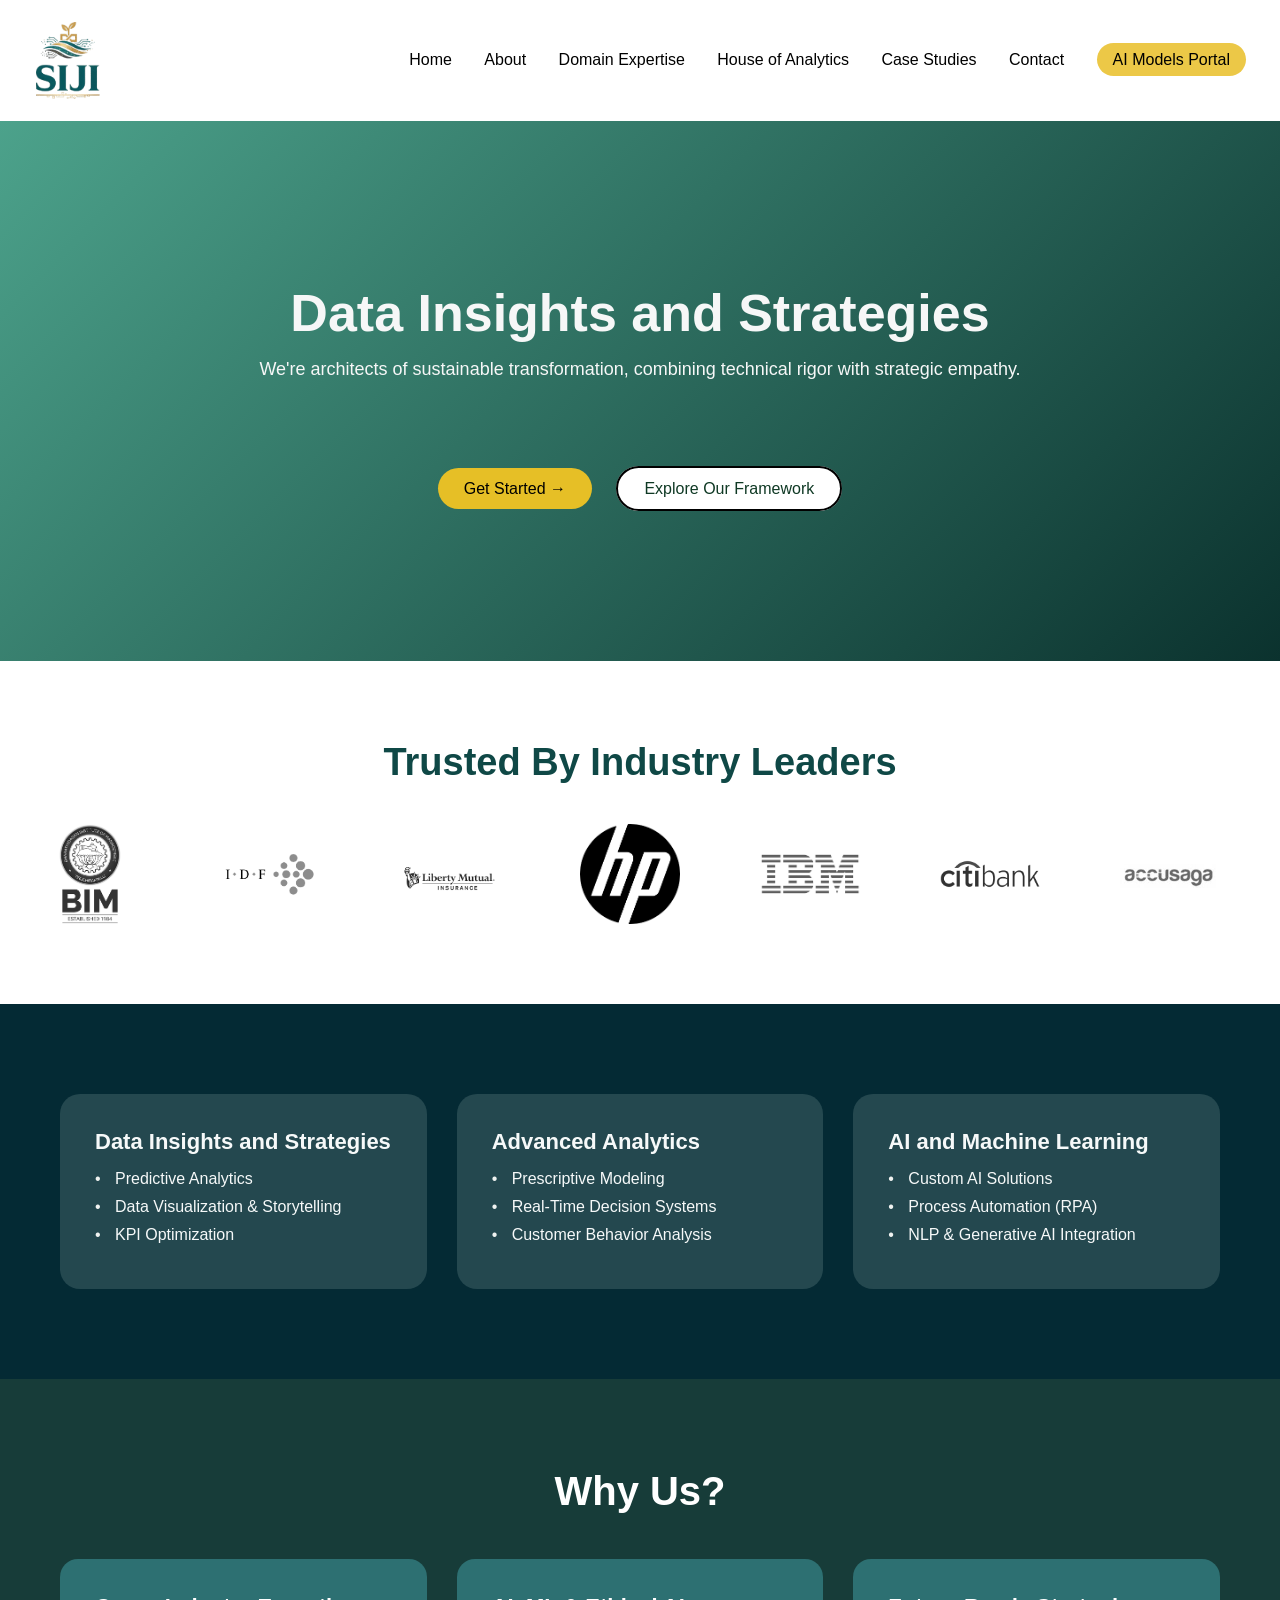
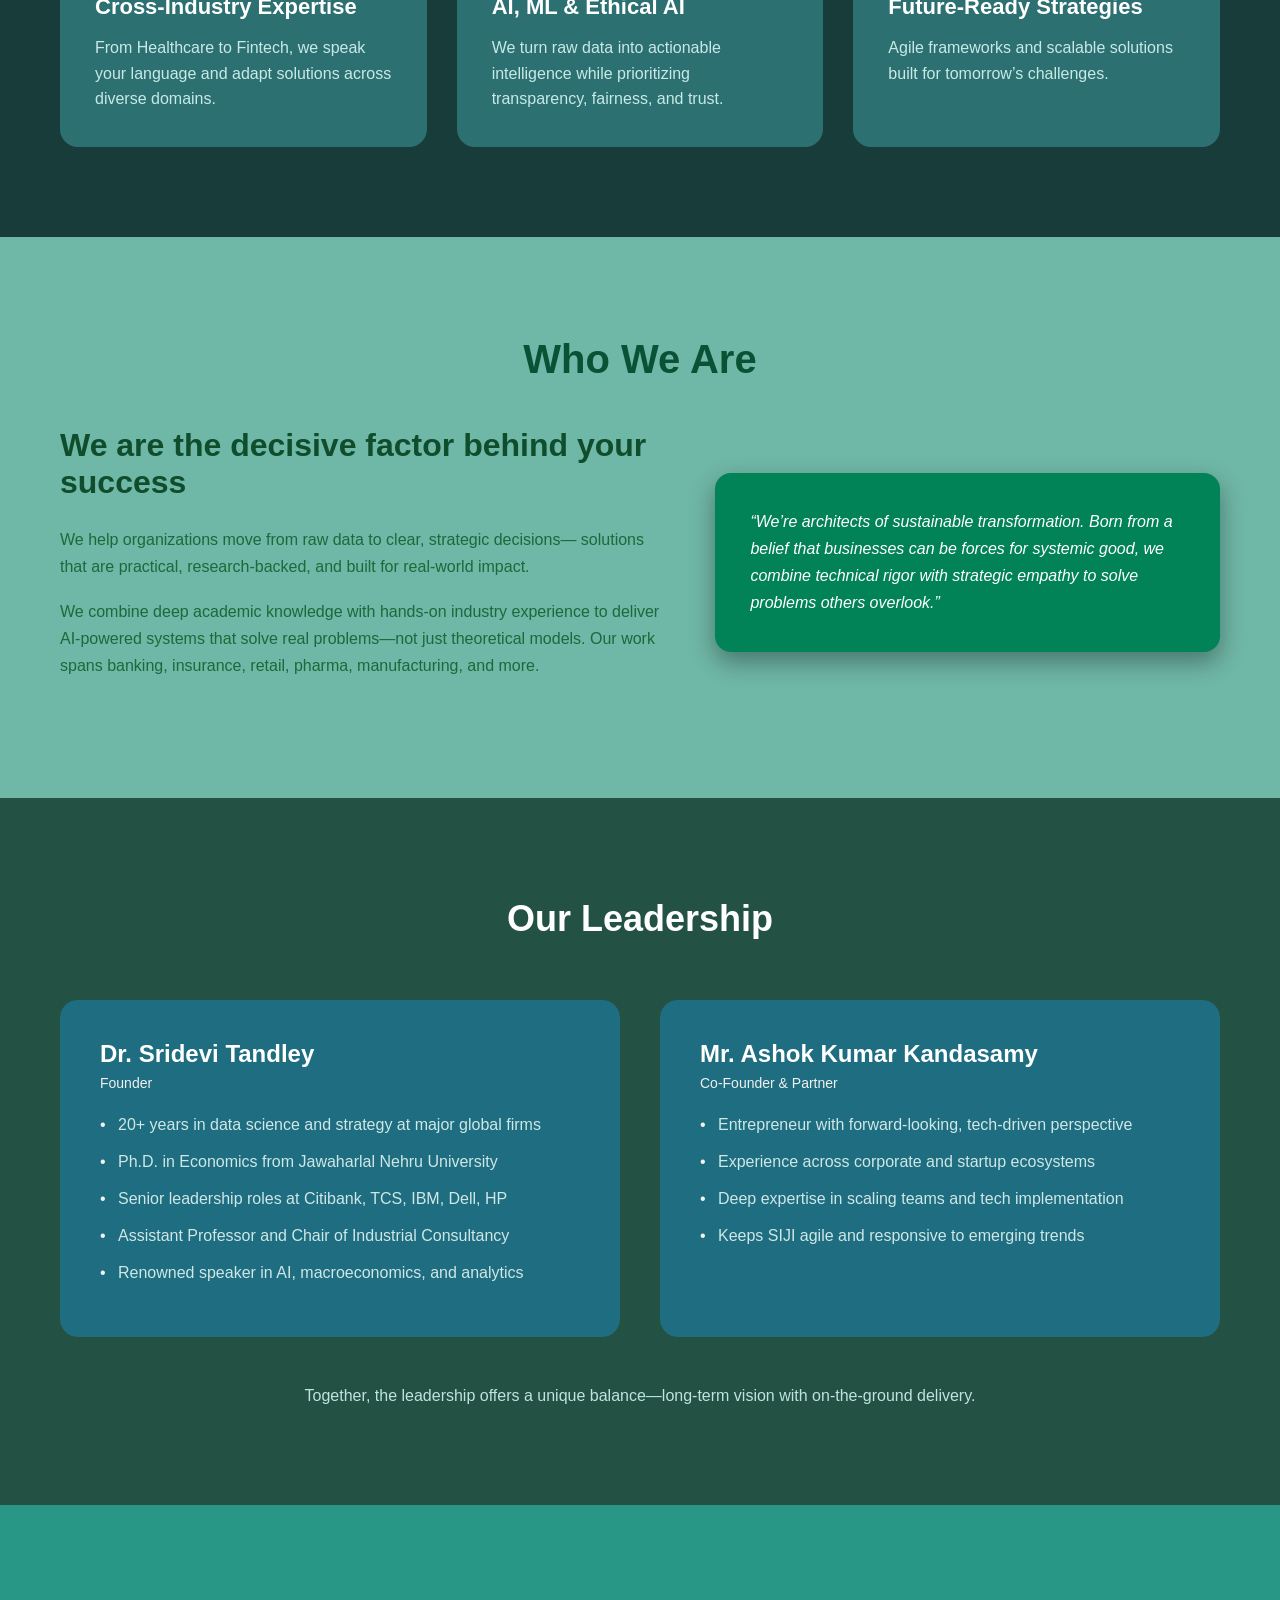
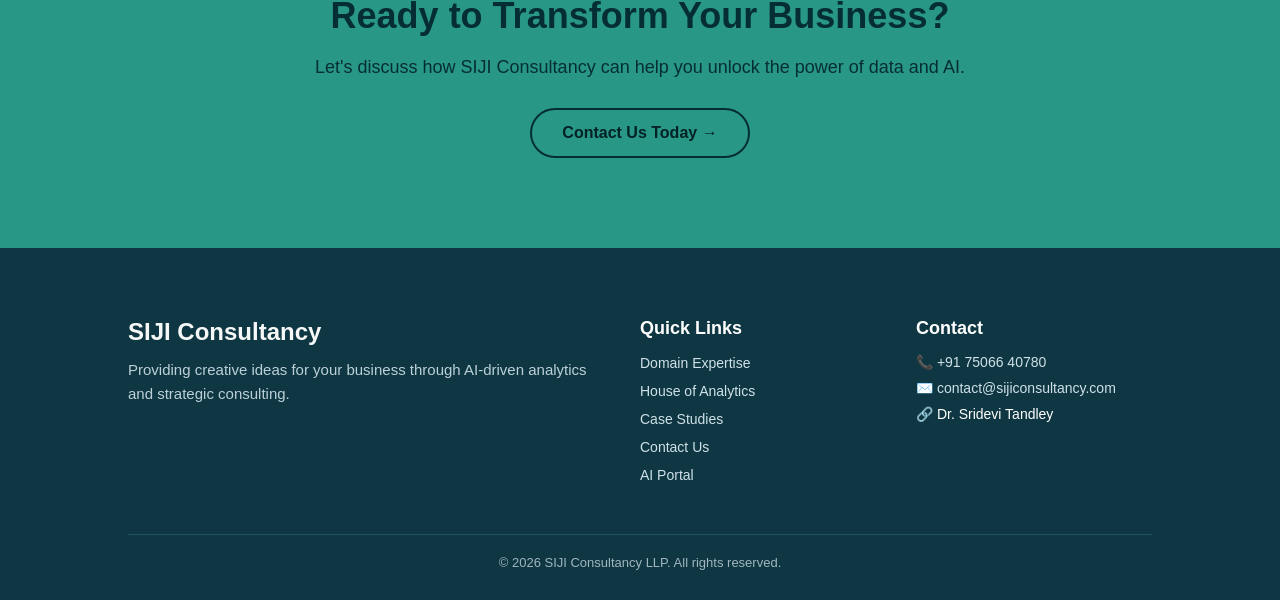
<file: index.html>
<!DOCTYPE html>
<html lang="en">
<head>
  <meta charset="UTF-8">
  <title>SIJI Consultancy</title>
  <meta name="viewport" content="width=device-width, initial-scale=1.0">
  <link rel="stylesheet" href="css/style.css">
</head>
<body>


<!-- NAVBAR -->
<header class="navbar">
  <div class="nav-container">

    <div class="logo">
      <img src="images/logo1.png" alt="SIJI Logo">
    </div>

 
    <!-- NAV LINKS -->
    <nav>
      <a href="index.html">Home</a>
      <a href="about.html">About</a>
      <a href="domain.html">Domain Expertise</a>
      <a href="house.html">House of Analytics</a>
      <a href="case.html">Case Studies</a>
      <a href="contact.html">Contact</a>
      <a class="btn-nav" href="ai-models.html">AI Models Portal</a>
    </nav>

  </div>
</header>

<!-- HERO SECTION -->
<section class="hero">
  <div class="hero-content">
    <!-- 👇 JUST CHANGE THIS TEXT -->
    <h1>Data Insights and Strategies</h1>

    <!-- 👇 JUST CHANGE THIS TEXT -->
    <p>
      We're architects of sustainable transformation, combining
      technical rigor with strategic empathy.
    </p>

    <div class="hero-buttons">
      <a href="contact.html" class="btn-primary">Get Started →</a>
      <a href="house.html" class="btn-secondary">Explore Our Framework</a>
    </div>
  </div>
</section>

<section class="logo-scroll-section">
  <h2 class="logo-title">Trusted By Industry Leaders</h2>

  <div class="logo-slider">
    <div class="logo-track">
      
      <img src="images/BIM.png" alt="logo">
      <img src="images/IDF.png" alt="logo">
      <img src="images/Liberty Mutual.png" alt="logo">
      <img src="images/HP.png" alt="logo">
      <img src="images/IBM.png" alt="logo">
      <img src="images/CITI.png" alt="logo">
      <img src="images/accu.jpg" alt="logo">
      <img src="images/GSK.jpg" alt="logo">
      <img src="images/MASHREQ.jpg" alt="logo">
      <img src="images/South Indian.png" alt="logo">
      <img src="images/WNS.jpg" alt="logo">
      <img src="images/TCS.png" alt="logo">
      <img src="images/HU.png" alt="logo">
      <img src="images/PIF.png" alt="logo">
      <img src="images/DELL.png" alt="logo">
      <img src="images/Aspire.png" alt="logo">
      <img src="images/BIM.png" alt="logo">
    </div>

    </div>
  </div>
</section>


<!-- SERVICES SECTION -->
<section class="services">
  <div class="services-container">

    <div class="service-card">
     
      <h3>Data Insights and Strategies</h3>
      <ul>
        <li>Predictive Analytics</li>
        <li>Data Visualization & Storytelling</li>
        <li>KPI Optimization</li>
      </ul>
    </div>

    <div class="service-card">
   
      <h3>Advanced Analytics</h3>
      <ul>
        <li>Prescriptive Modeling</li>
        <li>Real-Time Decision Systems</li>
        <li>Customer Behavior Analysis</li>
      </ul>
    </div>

    <div class="service-card">
   
      <h3>AI and Machine Learning</h3>
      <ul>
        <li>Custom AI Solutions</li>
        <li>Process Automation (RPA)</li>
        <li>NLP & Generative AI Integration</li>
      </ul>
    </div>

  </div>
</section>

<!-- WHY US DETAILS -->
<section class="why-details">
   <h1>Why Us?</h1>
  <div class="why-details-container">
   
    <div class="why-card">
      <h3>Cross-Industry Expertise</h3>
      <p>
        From Healthcare to Fintech, we speak your language and adapt solutions
        across diverse domains.
      </p>
    </div>

    <div class="why-card">
      <h3>AI, ML & Ethical AI</h3>
      <p>
        We turn raw data into actionable intelligence while prioritizing
        transparency, fairness, and trust.
      </p>
    </div>

    <div class="why-card">
      <h3>Future-Ready Strategies</h3>
      <p>
        Agile frameworks and scalable solutions built for tomorrow’s challenges.
      </p>
    </div>

  </div>
</section>

<!-- WHO WE ARE DETAILS -->
<section class="who-details">
  <h1>Who We Are</h1>
  <div class="who-container">

    <!-- LEFT CONTENT -->
    <div class="who-left">
      <h2>We are the decisive factor behind your success</h2>

      <p>
        We help organizations move from raw data to clear, strategic decisions—
        solutions that are practical, research-backed, and built for real-world impact.
      </p>

      <p>
        We combine deep academic knowledge with hands-on industry experience
        to deliver AI-powered systems that solve real problems—not just theoretical models.
        Our work spans banking, insurance, retail, pharma, manufacturing, and more.
      </p>
    </div>

    <!-- RIGHT QUOTE CARD -->
    <div class="who-quote">
      <p>
        “We’re architects of sustainable transformation. Born from a belief that
        businesses can be forces for systemic good, we combine technical rigor
        with strategic empathy to solve problems others overlook.”
      </p>
    </div>

  </div>
</section>

<!-- OUR LEADERSHIP -->
<section class="leadership">
  <div class="leadership-container">

    <h2 class="section-title">Our Leadership</h2>

    <div class="leaders-grid">

      <!-- LEADER 1 -->
      <div class="leader-card">
        <h3>Dr. Sridevi Tandley</h3>
        <span class="role">Founder</span>

        <ul>
          <li>20+ years in data science and strategy at major global firms</li>
          <li>Ph.D. in Economics from Jawaharlal Nehru University</li>
          <li>Senior leadership roles at Citibank, TCS, IBM, Dell, HP</li>
          <li>Assistant Professor and Chair of Industrial Consultancy</li>
          <li>Renowned speaker in AI, macroeconomics, and analytics</li>
        </ul>
      </div>

      <!-- LEADER 2 -->
      <div class="leader-card">
        <h3>Mr. Ashok Kumar Kandasamy</h3>
        <span class="role">Co-Founder & Partner</span>

        <ul>
          <li>Entrepreneur with forward-looking, tech-driven perspective</li>
          <li>Experience across corporate and startup ecosystems</li>
          <li>Deep expertise in scaling teams and tech implementation</li>
          <li>Keeps SIJI agile and responsive to emerging trends</li>
        </ul>
      </div>

    </div>

    <p class="leadership-note">
      Together, the leadership offers a unique balance—long-term vision with
      on-the-ground delivery.
    </p>

  </div>
</section>

<!-- CTA SECTION -->
<section class="cta-section">
  <h2>Ready to Transform Your Business?</h2>
  <p>
    Let's discuss how SIJI Consultancy can help you unlock the power of data and AI.
  </p>
  <a href="contact.html" class="cta-btn">Contact Us Today →</a>
</section>

<!-- FOOTER -->
<footer class="site-footer">

  <div class="footer-container">

    <!-- BRAND -->
    <div class="footer-brand">
      <h3>SIJI Consultancy</h3>
      <p>
        Providing creative ideas for your business through AI-driven analytics
        and strategic consulting.
      </p>
    </div>

    <!-- QUICK LINKS -->
    <div class="footer-links">
      <h4>Quick Links</h4>
      <ul>
        <li><a href="domain.html">Domain Expertise</a></li>
        <li><a href="house.html">House of Analytics</a></li>
        <li><a href="case.html">Case Studies</a></li>
        <li><a href="contact.html">Contact Us</a></li>
        <li><a href="ai-models.html">AI Portal</a></li>
      </ul>
    </div>

    <!-- CONTACT -->
    <div class="footer-contact">
      <h4>Contact</h4>
      <p>📞 +91 75066 40780</p>
      <p href="mailto:contact@sijiconsultancy.com">✉️ contact@sijiconsultancy.com</p>

      <p class="footer-linkedin">
        <a href="https://www.linkedin.com/in/sridevi-tandley-6a66ab9/" target="_blank">
          🔗 Dr. Sridevi Tandley
        </a>
      </p>
    </div>


  </div>

  <!-- COPYRIGHT -->
  <div class="footer-bottom">
    © 2026 SIJI Consultancy LLP. All rights reserved.
  </div>

</footer>

</body>
</html>
</file>
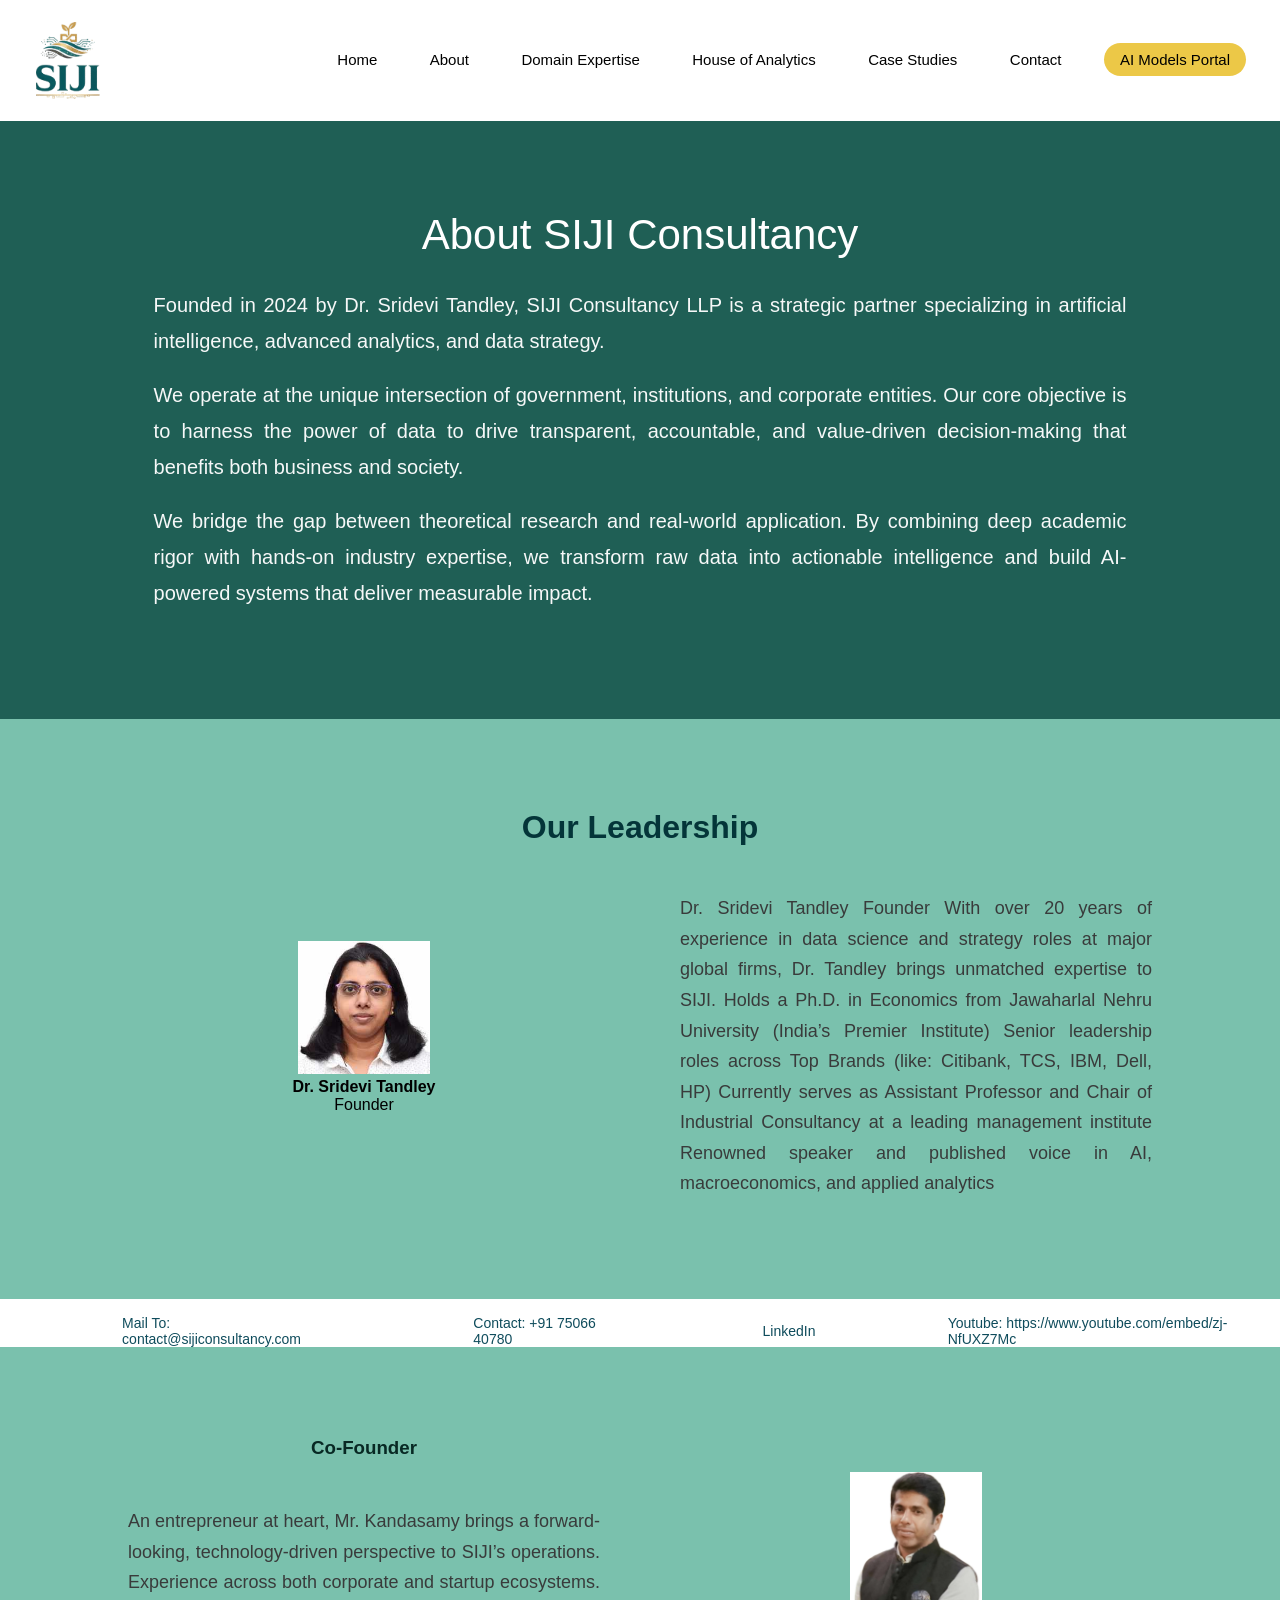
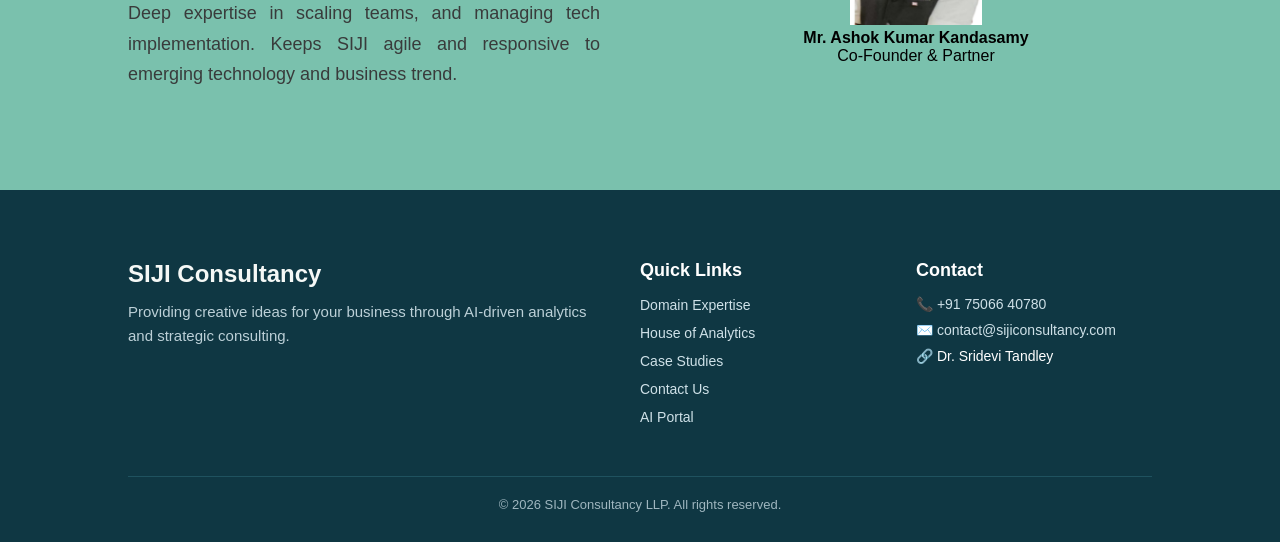
<file: about.html>
<!DOCTYPE html>
<html lang="en">
<head>
  <meta charset="UTF-8">
  <title>About Us | SIJI Consultancy</title>
  <meta name="viewport" content="width=device-width, initial-scale=1.0">
  <link rel="stylesheet" href="css/about.css">
</head>
<body>
    
<!-- NAVBAR -->
<header class="navbar">
  <div class="nav-container">

    <div class="logo">
      <img src="images/logo1.png" alt="SIJI Logo">
    </div>

 
    <!-- NAV LINKS -->
    <nav id="navMenu">
      <a href="index.html">Home</a>
      <a href="about.html">About</a>
      <a href="domain.html">Domain Expertise</a>
      <a href="house.html">House of Analytics</a>
      <a href="case.html">Case Studies</a>
      <a href="contact.html">Contact</a>
      <a class="btn-nav" href="ai-models.html">AI Models Portal</a>
    </nav>

  </div>
</header>

<!-- ABOUT PAGE CONTENT -->
<section class="about-page">
  <div class="about-container">

    <h1>About SIJI Consultancy</h1>

    <p>
      Founded in 2024 by Dr. Sridevi Tandley, SIJI Consultancy LLP is a strategic
      partner specializing in artificial intelligence, advanced analytics, and
      data strategy.
    </p>

    <p>
      We operate at the unique intersection of government, institutions, and
      corporate entities. Our core objective is to harness the power of data to
      drive transparent, accountable, and value-driven decision-making that
      benefits both business and society.
    </p>

    <p>
      We bridge the gap between theoretical research and real-world application.
      By combining deep academic rigor with hands-on industry expertise, we
      transform raw data into actionable intelligence and build AI-powered
      systems that deliver measurable impact.
    </p>

  </div>
</section>

<!-- SECTION 1 : Left Content - Right Image -->
<section class="about-section">
  <h2>Our Leadership</h2>
  <div class="about-container">
    <div class="about-text">

      <p>
         Dr. Sridevi Tandley  Founder 
        With over 20 years of experience in data science and
        strategy roles at major global firms, Dr. Tandley brings
        unmatched expertise to SIJI.
        Holds a Ph.D. in Economics from Jawaharlal Nehru
        University (India’s Premier Institute)
        Senior leadership roles across Top Brands (like:
        Citibank, TCS, IBM, Dell, HP)
        Currently serves as Assistant Professor and Chair of
        Industrial Consultancy at a leading management
        institute
        Renowned speaker and published voice in AI,
        macroeconomics, and applied analytics
      </p>
    </div>

    <div class="about-image">
      <img src="images/Mam.jpg" alt="Leader">
      <h4>Dr. Sridevi Tandley</h4>
      <span>Founder</span>
    </div>

  </div>
</section>

    <div class="profile-contact">
       <a href="mailto:contact@sijiconsultancy.com">
         <i class="fa fa-envelope"></i>Mail To: contact@sijiconsultancy.com
       </a>
       <a href="tel:+91 75066 40780">
        <i class="fa fa-phone"></i>Contact: +91 75066 40780
       </a>
       <a href="https://www.linkedin.com/in/tandley-sridevi-6a66ab9/" target="_blank">
        <i class="fa fa-linkedin"></i> LinkedIn 
       </a>
       <a href="https://www.youtube.com/embed/zj-NfUXZ7Mc" target="_blank">
        <i class="fa fa-youtube"></i> Youtube: https://www.youtube.com/embed/zj-NfUXZ7Mc
       </a>
       
     </div>

<!-- SECTION 2 : Left Image - Right Content -->
<section class="about-section alt">
  <div class="about-container">

    <div class="about-image">
      <img src="images/img.jpeg" alt="Team">
      <h4>Mr. Ashok Kumar Kandasamy </h4>
      <span>Co-Founder & Partner</span>
    </div>

    <div class="about-text">
      <h3>Co-Founder</h3>
      <p>
        An entrepreneur at heart, Mr. Kandasamy brings a forward-looking, technology-driven perspective to SIJI’s operations.
        Experience across both corporate and startup ecosystems. 
        Deep expertise in scaling teams, and managing tech implementation.
        Keeps SIJI agile and responsive to emerging technology and business trend.
      </p>
    </div>

  </div>
</section>



<footer class="site-footer">

  <div class="footer-container">

    <!-- BRAND -->
    <div class="footer-brand">
      <h3>SIJI Consultancy</h3>
      <p>
        Providing creative ideas for your business through AI-driven analytics
        and strategic consulting.
      </p>
    </div>

    <!-- QUICK LINKS -->
    <div class="footer-links">
      <h4>Quick Links</h4>
      <ul>
        <li><a href="domain.html">Domain Expertise</a></li>
        <li><a href="house.html">House of Analytics</a></li>
        <li><a href="case.html">Case Studies</a></li>
        <li><a href="contact.html">Contact Us</a></li>
        <li><a href="ai-models.html">AI Portal</a></li>
      </ul>
    </div>

    <!-- CONTACT -->
    <div class="footer-contact">
      <h4>Contact</h4>
      <p>📞 +91 75066 40780</p>
      <p href="mailto:contact@sijiconsultancy.com">✉️ contact@sijiconsultancy.com</p>

      <p class="footer-linkedin">
        <a href="https://www.linkedin.com/in/sridevi-tandley-6a66ab9/" target="_blank">
          🔗 Dr. Sridevi Tandley
        </a>
      </p>
    </div>


  </div>

  <!-- COPYRIGHT -->
  <div class="footer-bottom">
    © 2026 SIJI Consultancy LLP. All rights reserved.
  </div>

</footer>





</body>
</html>
</file>
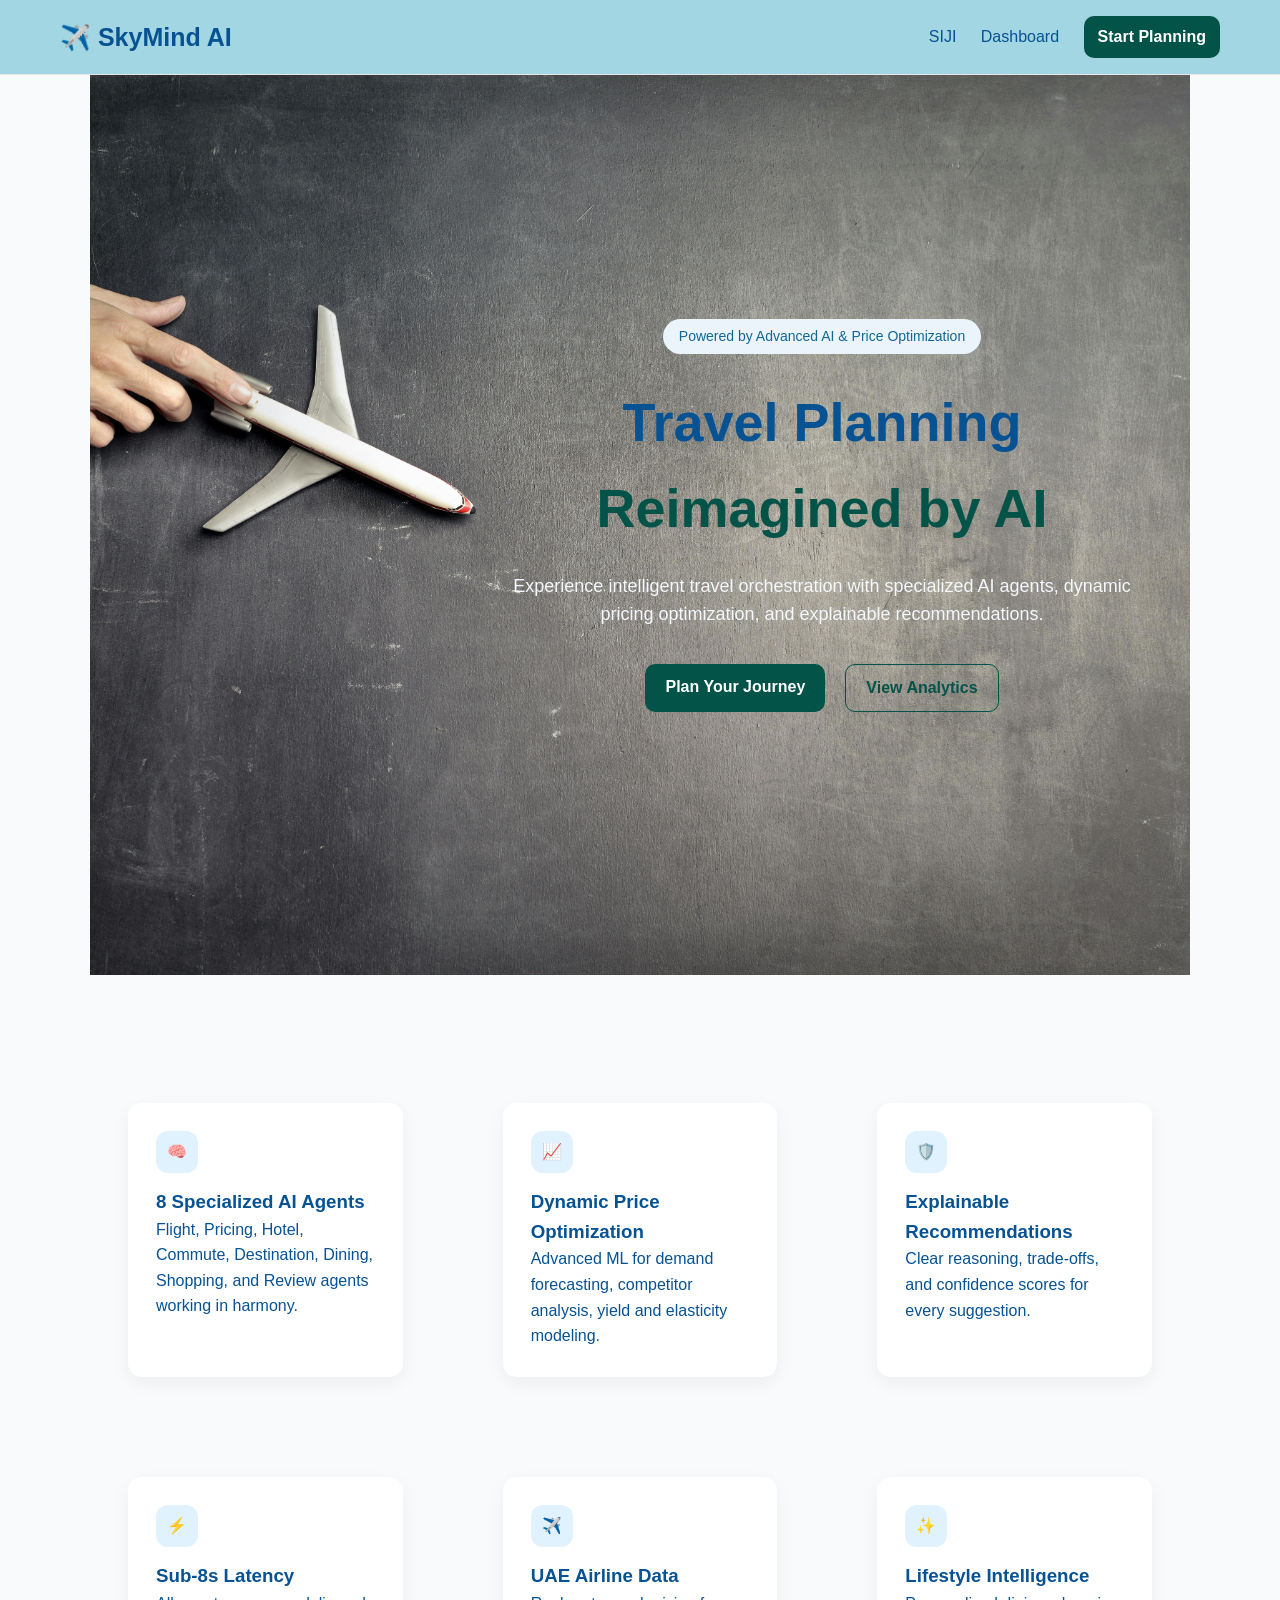
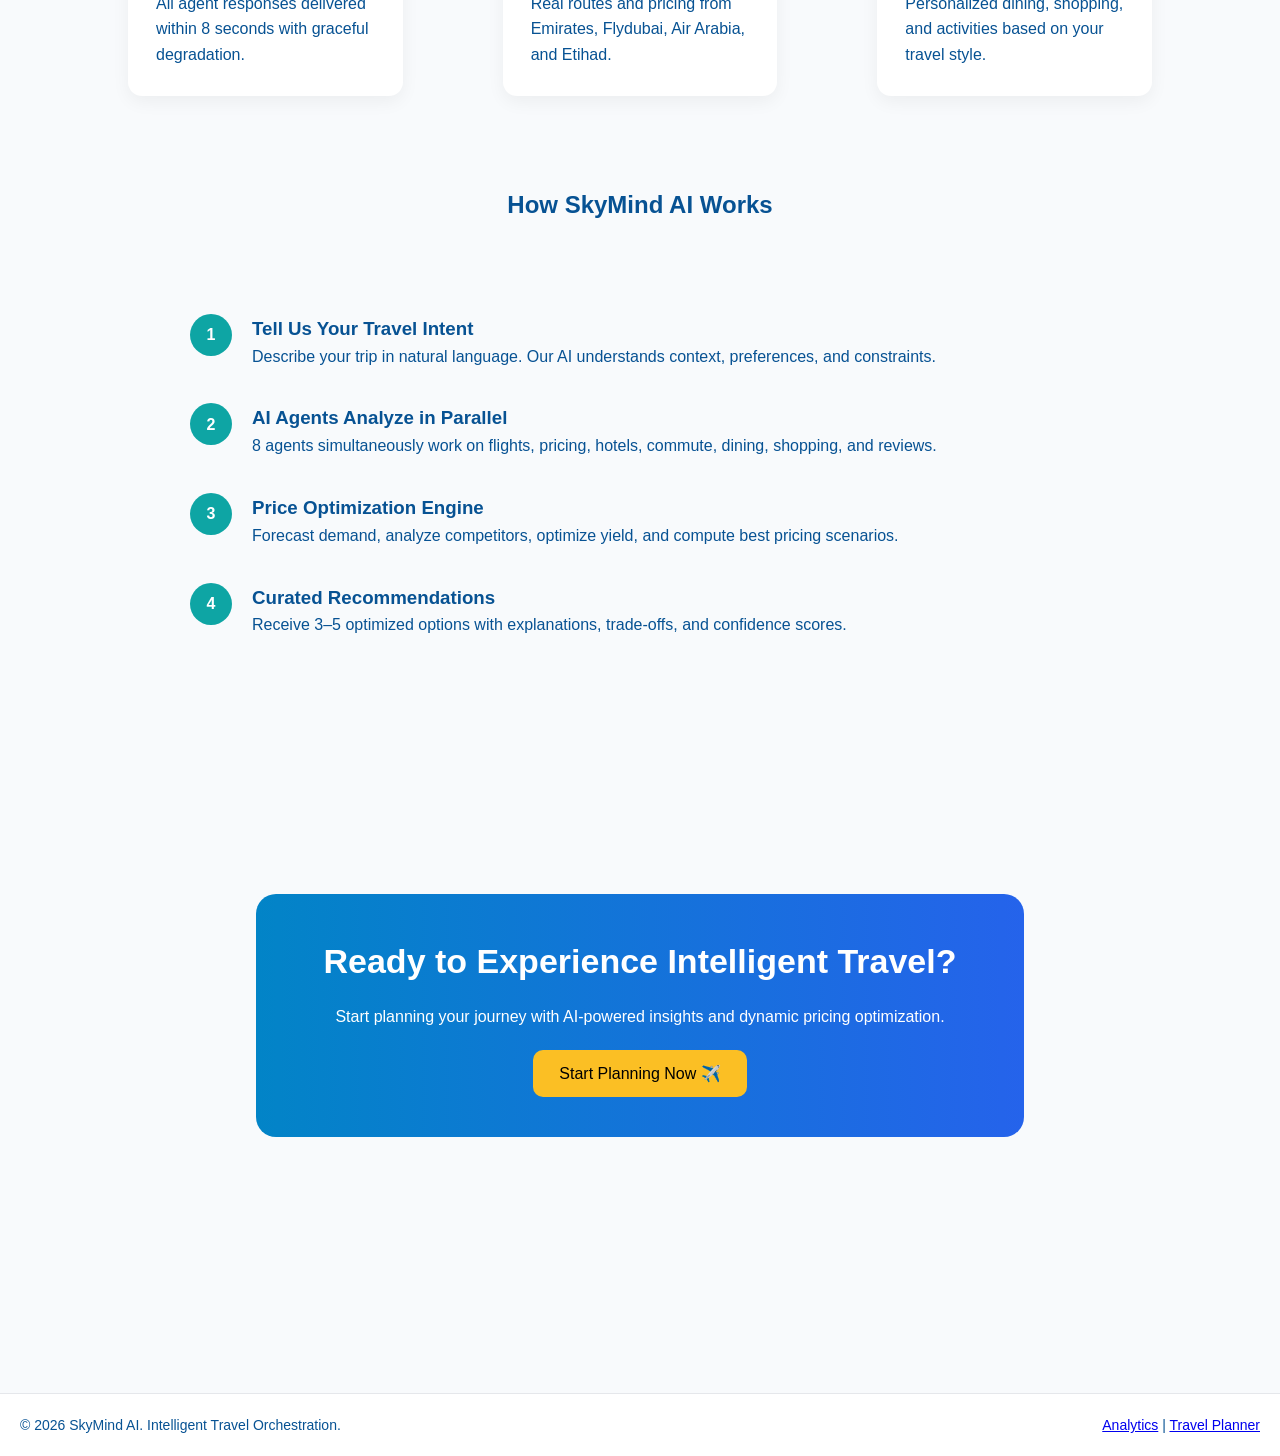
<file: ai-models.html>
<!DOCTYPE html>
<html lang="en">
<head>
  <meta charset="UTF-8">
  <title>SkyMind AI – Airline Retail</title>
  <link rel="stylesheet" href="css/ai-models.css">
</head>
<body>

<header class="navbar">
  <div class="logo">✈️ SkyMind AI</div>
  <nav>
    <a href="index.html">SIJI</a>
    <a href="dashboard.html">Dashboard</a>
    <a href="planner.html" class="btn small">Start Planning</a>
  </nav>
</header>

<section class="hero">
  <div class="hero-content">
  <span class="badge">Powered by Advanced AI & Price Optimization</span>

  <h1>
    Travel Planning<br>
    <span>Reimagined by AI</span>
  </h1>

  <p>
    Experience intelligent travel orchestration with specialized AI agents,
    dynamic pricing optimization, and explainable recommendations.
  </p>

  <div class="hero-buttons">
    <a href="planner.html" class="btn primary">Plan Your Journey</a>
    <a href="dashboard.html" class="btn outline">View Analytics</a>
  </div>
  </div>
</section>

<!-- FEATURES -->
<section>
  <div class="features">
    <div class="feature-card">
      <div class="icon">🧠</div>
      <h3>8 Specialized AI Agents</h3>
      <p>Flight, Pricing, Hotel, Commute, Destination, Dining, Shopping, and Review agents working in harmony.</p>
    </div>

    <div class="feature-card">
      <div class="icon">📈</div>
      <h3>Dynamic Price Optimization</h3>
      <p>Advanced ML for demand forecasting, competitor analysis, yield and elasticity modeling.</p>
    </div>

    <div class="feature-card">
      <div class="icon">🛡️</div>
      <h3>Explainable Recommendations</h3>
      <p>Clear reasoning, trade-offs, and confidence scores for every suggestion.</p>
    </div>

    <div class="feature-card">
      <div class="icon">⚡</div>
      <h3>Sub-8s Latency</h3>
      <p>All agent responses delivered within 8 seconds with graceful degradation.</p>
    </div>

    <div class="feature-card">
      <div class="icon">✈️</div>
      <h3>UAE Airline Data</h3>
      <p>Real routes and pricing from Emirates, Flydubai, Air Arabia, and Etihad.</p>
    </div>

    <div class="feature-card">
      <div class="icon">✨</div>
      <h3>Lifestyle Intelligence</h3>
      <p>Personalized dining, shopping, and activities based on your travel style.</p>
    </div>
  </div>
</section>

<!-- HOW IT WORKS -->
<section>
  <div class="steps">
    <h2 class="section-title">How SkyMind AI Works</h2>
    <div class="step">
      <div class="step-circle">1</div>
      <div>
        <h3>Tell Us Your Travel Intent</h3>
        <p>Describe your trip in natural language. Our AI understands context, preferences, and constraints.</p>
      </div>
    </div>

    <div class="step">
      <div class="step-circle">2</div>
      <div>
        <h3>AI Agents Analyze in Parallel</h3>
        <p>8 agents simultaneously work on flights, pricing, hotels, commute, dining, shopping, and reviews.</p>
      </div>
    </div>

    <div class="step">
      <div class="step-circle">3</div>
      <div>
        <h3>Price Optimization Engine</h3>
        <p>Forecast demand, analyze competitors, optimize yield, and compute best pricing scenarios.</p>
      </div>
    </div>

    <div class="step">
      <div class="step-circle">4</div>
      <div>
        <h3>Curated Recommendations</h3>
        <p>Receive 3–5 optimized options with explanations, trade-offs, and confidence scores.</p>
      </div>
    </div>
  </div>
</section>

<!-- CTA -->
<section>
  <div class="cta">
    <h2>Ready to Experience Intelligent Travel?</h2>
    <p>Start planning your journey with AI-powered insights and dynamic pricing optimization.</p>
    <button onclick="location.href='planner.html'">Start Planning Now ✈️</button>
  </div>
</section>

<!-- FOOTER -->
<footer>
  <p>© 2026 SkyMind AI. Intelligent Travel Orchestration.</p>
  <p>
    <a href="dashboard.html">Analytics</a> |
    <a href="planner.html">Travel Planner</a>
  </p>
</footer>


</body>
</html>
</file>
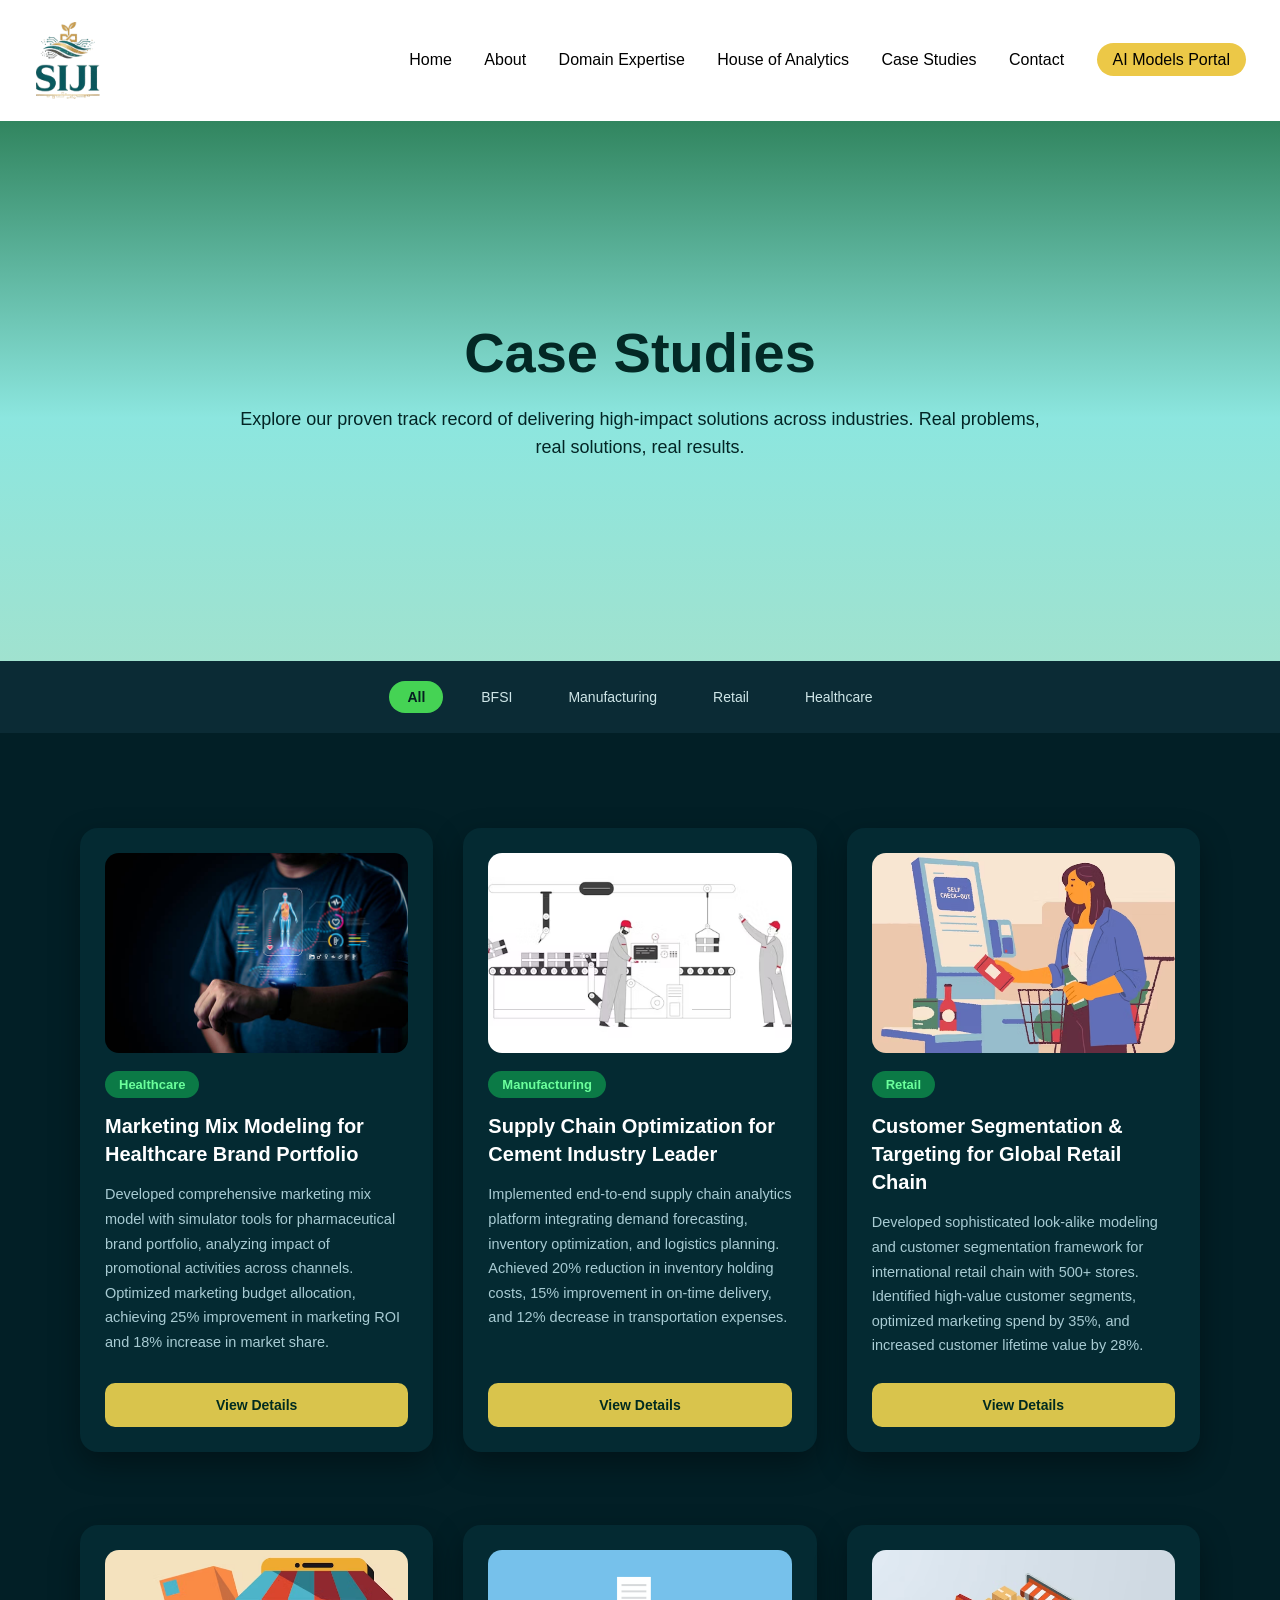
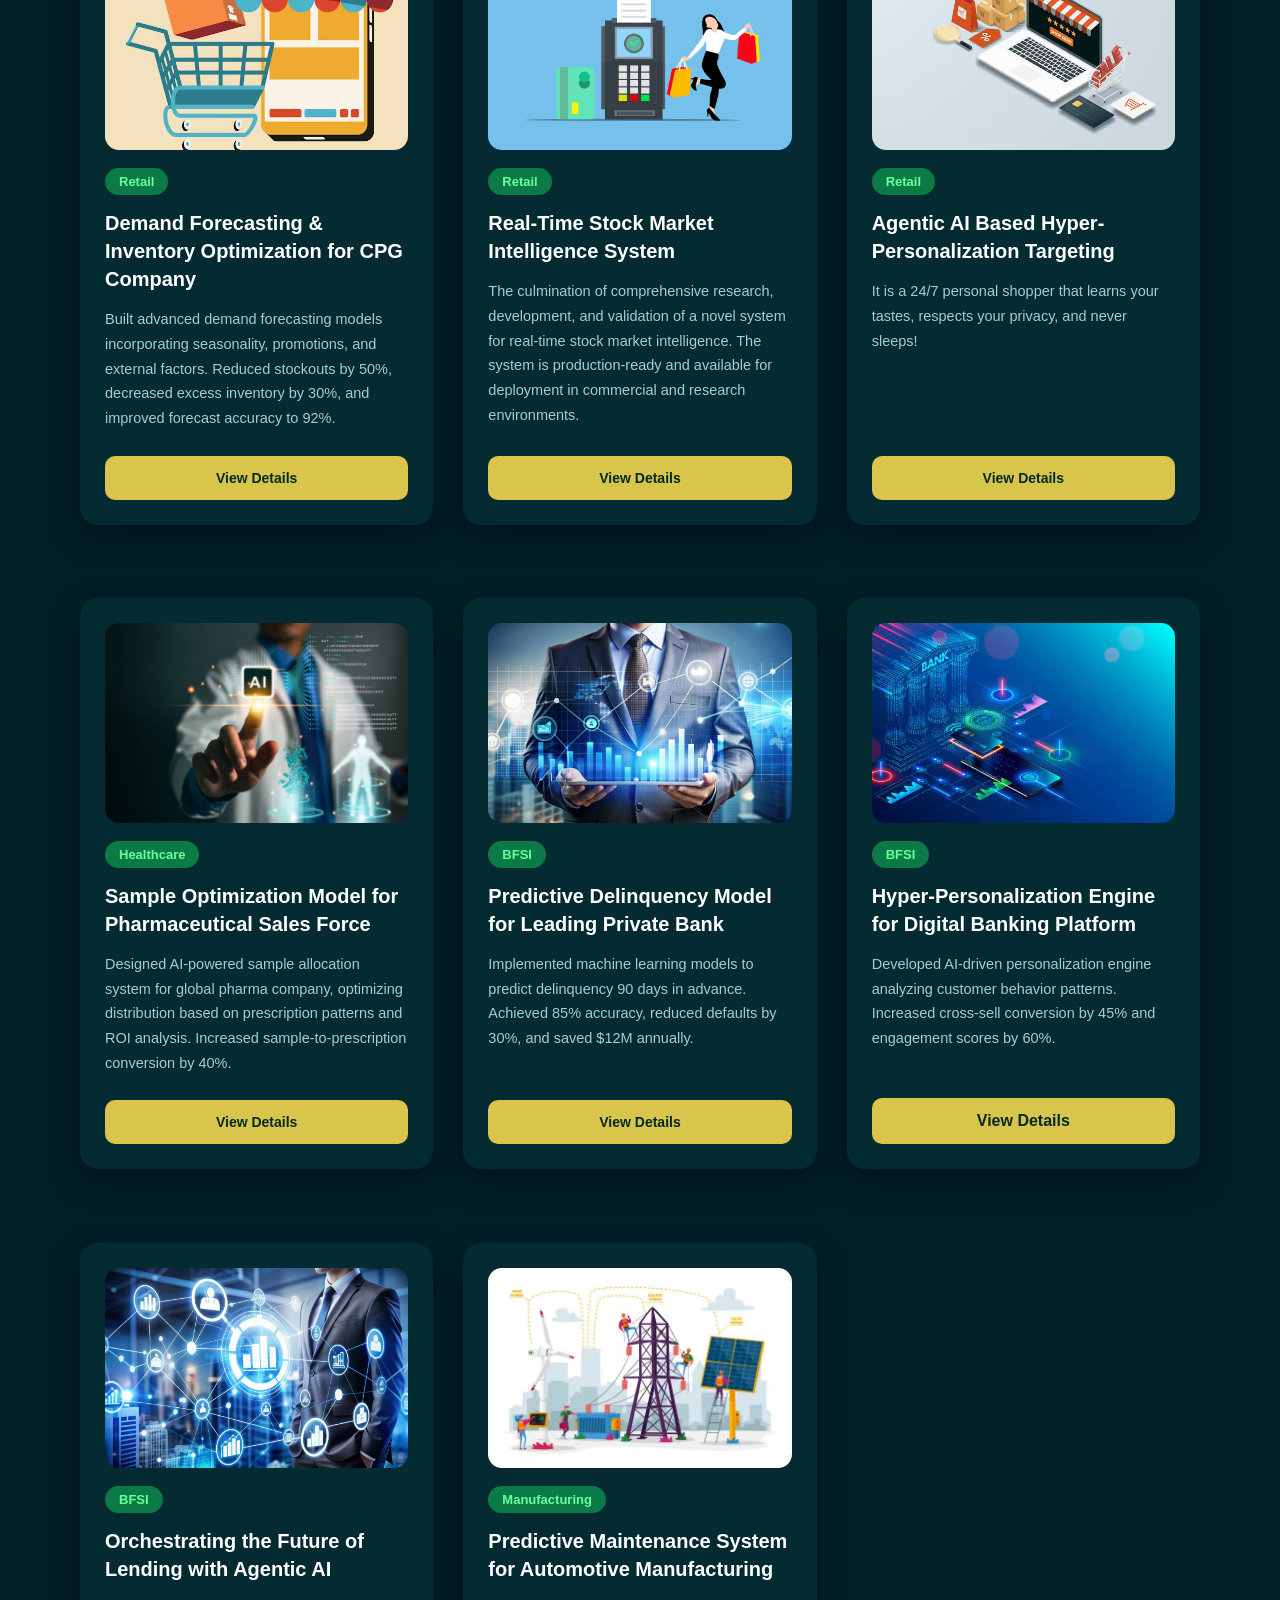
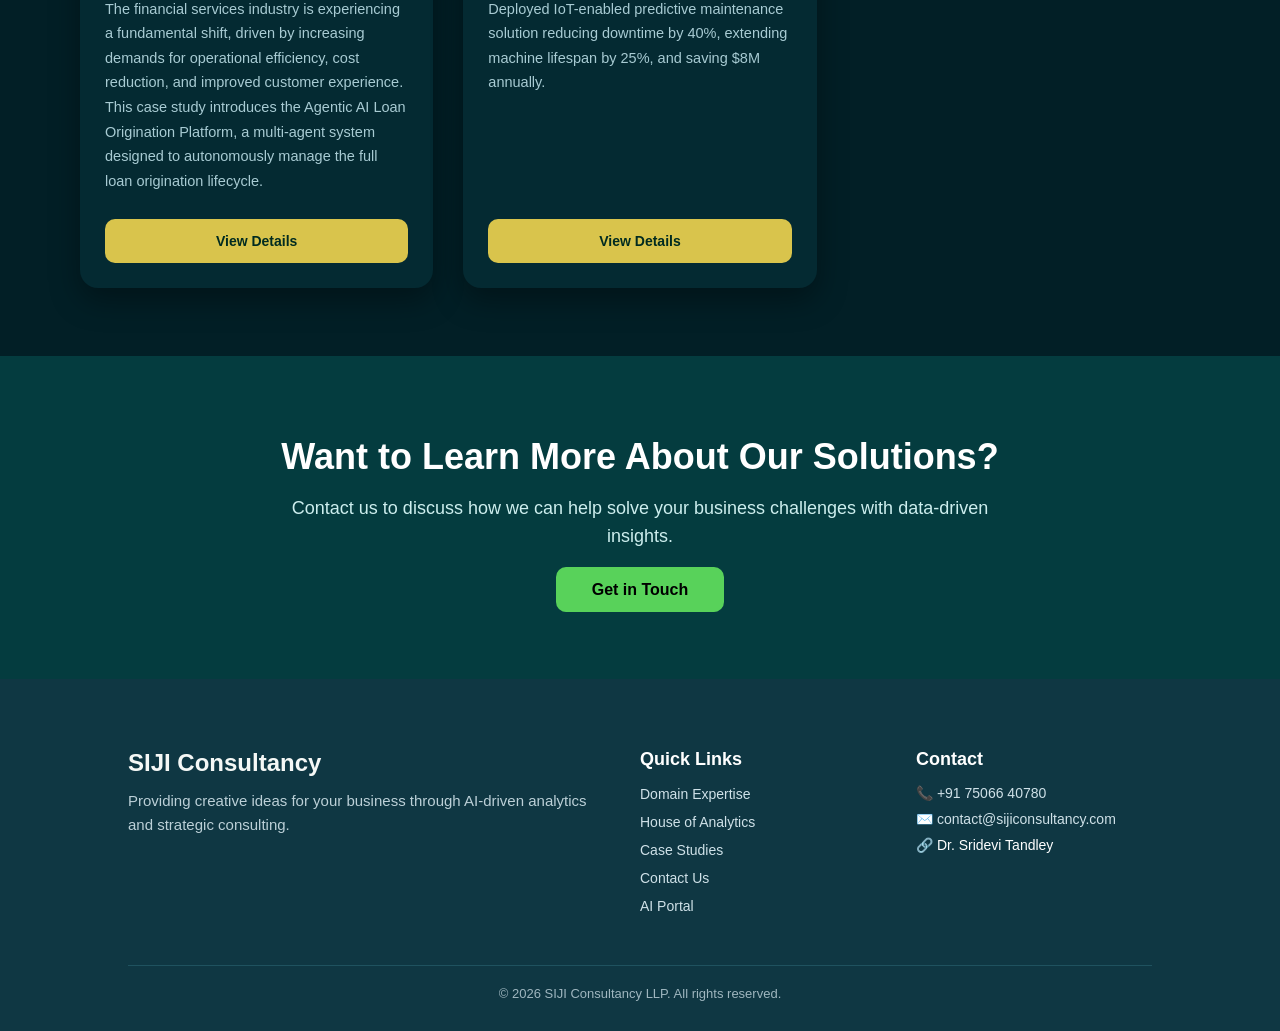
<file: case.html>
<!DOCTYPE html>
<html lang="en">
<head>
  <meta charset="UTF-8">
  <title>Case Studies | SIJI Consultancy</title>
  <meta name="viewport" content="width=device-width, initial-scale=1.0">
  <link rel="stylesheet" href="css/case.css">
</head>
<body>

<!-- NAVBAR -->
<header class="navbar">
  <div class="nav-container">
    <div class="logo">
      <img src="images/logo1.png" alt="SIJI Logo">
    </div>
  
    <nav>
      <a href="index.html">Home</a>
      <a href="about.html">About</a>
      <a href="domain.html">Domain Expertise</a>
      <a href="house.html">House of Analytics</a>
      <a href="case.html">Case Studies</a>
      <a href="contact.html">Contact</a>
      <a class="btn-nav active" href="ai-models.html">AI Models Portal</a>
    
    </nav>
  </div>
</header>

<!-- HERO SECTION -->
<section class="case-hero">
  <h1>Case Studies</h1>
  <p>
    Explore our proven track record of delivering high-impact solutions across industries.
    Real problems, real solutions, real results.
  </p>
</section>

<!-- FILTER TABS -->
<section class="case-tabs">
  <span class="active" data-filter="all">All</span>
  <span data-filter="bfsi">BFSI</span>
  <span data-filter="manufacturing">Manufacturing</span>
  <span data-filter="retail">Retail</span>
  <span data-filter="healthcare">Healthcare</span>
</section>


<!-- CASE STUDIES GRID -->
<section class="case-wrapper">

    <!-- CARD 1 -->
    <div class="case-card" data-category="healthcare">
      <img src="images/health5.jpg" alt="">
      <span class="case-tag">Healthcare</span>
      <h3>Marketing Mix Modeling for Healthcare Brand Portfolio</h3>
      <p>
        Developed comprehensive marketing mix model with simulator tools for pharmaceutical
        brand portfolio, analyzing impact of promotional activities across channels.
        Optimized marketing budget allocation, achieving 25% improvement in marketing ROI
        and 18% increase in market share.
      </p>
      <a href="#" class="case-btn">View Details</a>
    </div>

    <!-- CARD 2 -->
    <div class="case-card" data-category="manufacturing">

      <img src="images/manu2.avif" alt="">
      <span class="case-tag">Manufacturing</span>
      <h3>Supply Chain Optimization for Cement Industry Leader</h3>
      <p>
        Implemented end-to-end supply chain analytics platform integrating demand forecasting,
        inventory optimization, and logistics planning. Achieved 20% reduction in inventory
        holding costs, 15% improvement in on-time delivery, and 12% decrease in transportation
        expenses.
      </p>
      <a href="#" class="case-btn">View Details</a>
    </div>

    <!-- CARD 3 -->
    <div class="case-card" data-category="retail">

      <img src="images/retail7.avif" alt="">
      <span class="case-tag">Retail</span>
      <h3>Customer Segmentation & Targeting for Global Retail Chain</h3>
      <p>
        Developed sophisticated look-alike modeling and customer segmentation framework
        for international retail chain with 500+ stores. Identified high-value customer
        segments, optimized marketing spend by 35%, and increased customer lifetime value by 28%.
      </p>
      <a href="#" class="case-btn">View Details</a>
    </div>

    <!-- CARD 1 -->
    <div class="case-card" data-category="retail">
      <img src="images/retail6.avif" alt="">
      <span class="case-tag">Retail</span>

      <h3>Demand Forecasting & Inventory Optimization for CPG Company</h3>
      <p>
        Built advanced demand forecasting models incorporating seasonality,
        promotions, and external factors. Reduced stockouts by 50%, decreased
        excess inventory by 30%, and improved forecast accuracy to 92%.
      </p>

      <a href="#" class="case-btn">View Details</a>
    </div>

    <!-- NEW RETAIL CASE -->
    <div class="case-card" data-category="retail">
      <img src="images/retail3.png" alt="">
      <span class="case-tag">Retail</span>
      
      <h3>Real-Time Stock Market Intelligence System</h3>
      <p>
        The culmination of comprehensive research, development, 
        and validation of a novel system for real-time stock market intelligence. 
        The system is production-ready and available for deployment in commercial and research environments.
      </p>

      <a href="#" class="case-btn">View Details</a>
    </div>

    <!-- NEW RETAIL CASE -->
    
    <div class="case-card" data-category="retail">
      <img src="images/retail4.avif" alt="">
      <span class="case-tag">Retail</span>
      
      <h3>Agentic AI Based Hyper-Personalization Targeting</h3>
      <p>
        It is a 24/7 personal shopper that learns your tastes, 
        respects your privacy, and never sleeps!
      </p>

      <a href="#" class="case-btn">View Details</a>
    </div>



    <!-- CARD 2 -->
    <div class="case-card" data-category="healthcare">

      <img src="images/health7.jpg" alt="">
      <span class="case-tag">Healthcare</span>

      <h3>Sample Optimization Model for Pharmaceutical Sales Force</h3>
      <p>
        Designed AI-powered sample allocation system for global pharma company,
        optimizing distribution based on prescription patterns and ROI analysis.
        Increased sample-to-prescription conversion by 40%.
      </p>

      <a href="#" class="case-btn">View Details</a>
    </div>

    <!-- CARD 3 -->
    <div class="case-card" data-category="bfsi">

      <img src="images/bfsi4.jpg" alt="">
      <span class="case-tag">BFSI</span>

      <h3>Predictive Delinquency Model for Leading Private Bank</h3>
      <p>
        Implemented machine learning models to predict delinquency 90 days in
        advance. Achieved 85% accuracy, reduced defaults by 30%, and saved
        $12M annually.
      </p>

      <a href="#" class="btn">View Details</a>
    </div>

    <!-- CARD 4 -->
    <div class="case-card" data-category="bfsi">

      <img src="images/bfsi2.webp" alt="">
      <span class="case-tag">BFSI</span>

      <h3>Hyper-Personalization Engine for Digital Banking Platform</h3>
      <p>
        Developed AI-driven personalization engine analyzing customer behavior
        patterns. Increased cross-sell conversion by 45% and engagement scores
        by 60%.
      </p>

      <a href="#" class="casebtn">View Details</a>
    </div>

    <!-- NEW BFSI CASE -->
    <div class="case-card" data-category="bfsi">
      
      <img src="images/bfsi3.jpg" alt="">
      <span class="case-tag">BFSI</span>
      
      <h3> Orchestrating the Future of Lending with Agentic AI</h3>
      
      <p>
        The financial services industry is experiencing a fundamental shift, 
        driven by increasing demands for operational efficiency, cost reduction, 
        and improved customer experience. This case study introduces the Agentic
        AI Loan Origination Platform, a multi-agent system designed to autonomously 
        manage the full loan origination lifecycle.
      </p>

      <a href="#" class="case-btn">View Details</a>
    </div>


    <!-- CARD 5 -->
    <div class="case-card" data-category="manufacturing">

      <img src="images/manu1.webp" alt="">
      <span class="case-tag">Manufacturing</span>

      <h3>Predictive Maintenance System for Automotive Manufacturing</h3>
      <p>
        Deployed IoT-enabled predictive maintenance solution reducing downtime
        by 40%, extending machine lifespan by 25%, and saving $8M annually.
      </p>

      <a href="#" class="case-btn">View Details</a>
    </div>

  </div>
</section>

<!-- CTA SECTION -->
<section class="cta-section">
  <h2>Want to Learn More About Our Solutions?</h2>
  <p>
    Contact us to discuss how we can help solve your business challenges
    with data-driven insights.
  </p>
  <a href="contact.html" class="cta-btn">Get in Touch</a>
</section>

<!-- FOOTER -->
<footer class="site-footer">

  <div class="footer-container">

    <!-- BRAND -->
    <div class="footer-brand">
      <h3>SIJI Consultancy</h3>
      <p>
        Providing creative ideas for your business through AI-driven analytics
        and strategic consulting.
      </p>
    </div>

    <!-- QUICK LINKS -->
    <div class="footer-links">
      <h4>Quick Links</h4>
      <ul>
        <li><a href="domain.html">Domain Expertise</a></li>
        <li><a href="house.html">House of Analytics</a></li>
        <li><a href="case.html">Case Studies</a></li>
        <li><a href="contact.html">Contact Us</a></li>
        <li><a href="ai-models.html">AI Portal</a></li>
      </ul>
    </div>

    <!-- CONTACT -->
   <div class="footer-contact">
      <h4>Contact</h4>
      <p>📞 +91 75066 40780</p>
      <p href="mailto:contact@sijiconsultancy.com">✉️ contact@sijiconsultancy.com</p>

      <p class="footer-linkedin">
        <a href="https://www.linkedin.com/in/sridevi-tandley-6a66ab9/" target="_blank">
          🔗 Dr. Sridevi Tandley
        </a>
      </p>
    </div>


  </div>

  <!-- COPYRIGHT -->
  <div class="footer-bottom">
    © 2026 SIJI Consultancy LLP. All rights reserved.
  </div>

</footer>


<script src="js/case.js"></script>
</body>
</html>
</file>
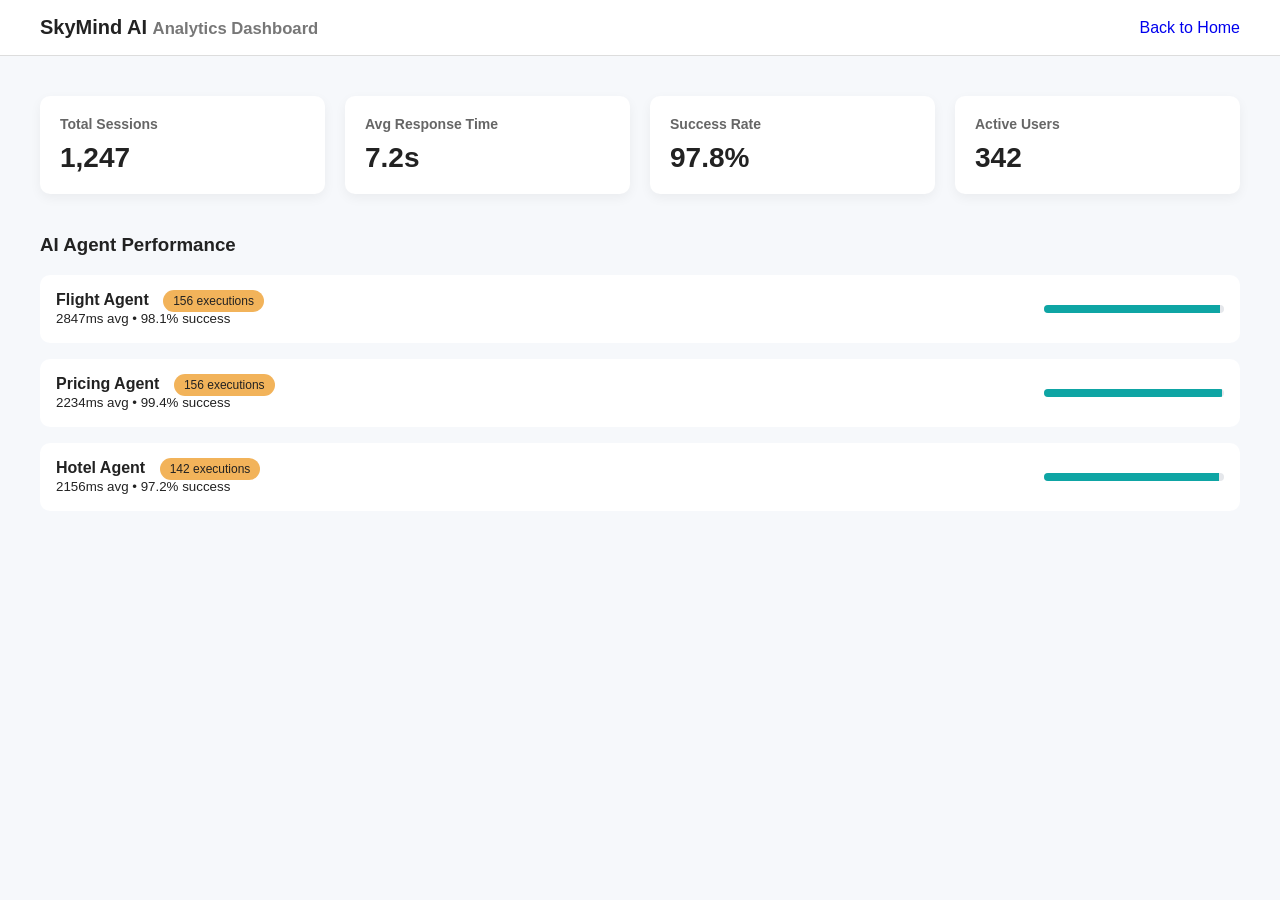
<file: dashboard.html>
<!DOCTYPE html>
<html lang="en">
<head>
<meta charset="UTF-8" />
<title>SkyMind AI – Analytics Dashboard</title>
<meta name="viewport" content="width=device-width, initial-scale=1.0" />
<style>
  body {
    margin: 0;
    font-family: Arial, sans-serif;
    background: #f6f8fb;
    color: #222;
  }
  header {
    background: #fff;
    padding: 16px 40px;
    display: flex;
    justify-content: space-between;
    align-items: center;
    border-bottom: 1px solid #ddd;
  }
  header h2 {
    margin: 0;
    font-size: 20px;
  }
  .container {
    padding: 40px;
  }
  .stats {
    display: grid;
    grid-template-columns: repeat(auto-fit, minmax(220px, 1fr));
    gap: 20px;
    margin-bottom: 40px;
  }
  .card {
    background: #fff;
    padding: 20px;
    border-radius: 10px;
    box-shadow: 0 4px 12px rgba(0,0,0,0.05);
  }
  .card h3 {
    margin: 0;
    font-size: 14px;
    color: #666;
  }
  .card p {
    font-size: 28px;
    font-weight: bold;
    margin: 10px 0 0;
  }
  .agents .agent {
    background: #fff;
    padding: 16px;
    border-radius: 10px;
    margin-bottom: 16px;
    display: flex;
    justify-content: space-between;
    align-items: center;
  }
  .badge {
    background: #f2b35a;
    padding: 4px 10px;
    border-radius: 20px;
    font-size: 12px;
    margin-left: 10px;
  }
  .progress {
    width: 180px;
    height: 8px;
    background: #e5e7eb;
    border-radius: 10px;
    overflow: hidden;
  }
  .progress span {
    display: block;
    height: 100%;
    background: #0ea5a4;
  }
</style>
</head>

<body>

<header>
  <h2>SkyMind AI <small style="color:#777;">Analytics Dashboard</small></h2>
  <a href="ai-models.html" style="text-decoration:none;">Back to Home</a>
</header>

<div class="container">

  <!-- STATS -->
  <div class="stats">
    <div class="card">
      <h3>Total Sessions</h3>
      <p>1,247</p>
    </div>
    <div class="card">
      <h3>Avg Response Time</h3>
      <p>7.2s</p>
    </div>
    <div class="card">
      <h3>Success Rate</h3>
      <p>97.8%</p>
    </div>
    <div class="card">
      <h3>Active Users</h3>
      <p>342</p>
    </div>
  </div>

  <!-- AGENTS -->
  <h3>AI Agent Performance</h3>
  <div class="agents">
    <div class="agent">
      <div>
        <strong>Flight Agent</strong>
        <span class="badge">156 executions</span><br/>
        <small>2847ms avg • 98.1% success</small>
      </div>
      <div class="progress"><span style="width:98%"></span></div>
    </div>

    <div class="agent">
      <div>
        <strong>Pricing Agent</strong>
        <span class="badge">156 executions</span><br/>
        <small>2234ms avg • 99.4% success</small>
      </div>
      <div class="progress"><span style="width:99%"></span></div>
    </div>

    <div class="agent">
      <div>
        <strong>Hotel Agent</strong>
        <span class="badge">142 executions</span><br/>
        <small>2156ms avg • 97.2% success</small>
      </div>
      <div class="progress"><span style="width:97%"></span></div>
    </div>
  </div>

</div>

</body>
</html>
</file>
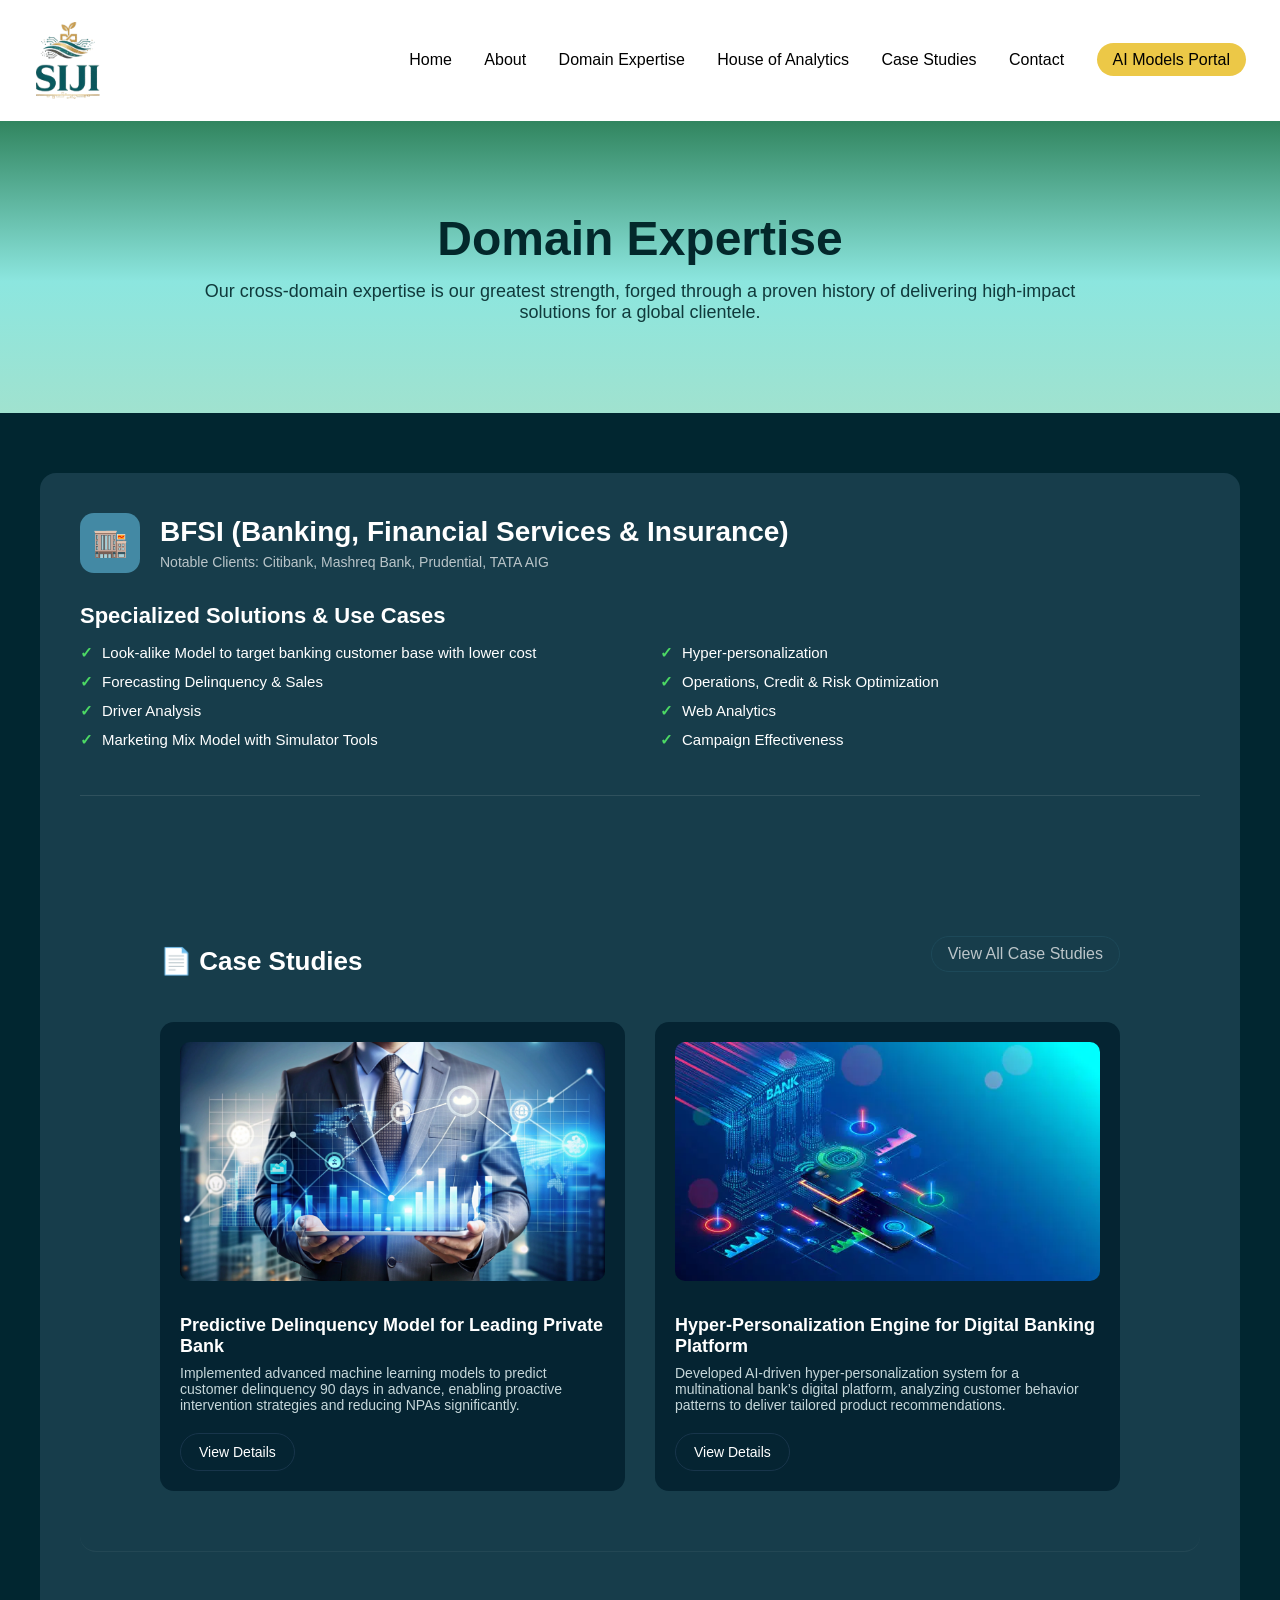
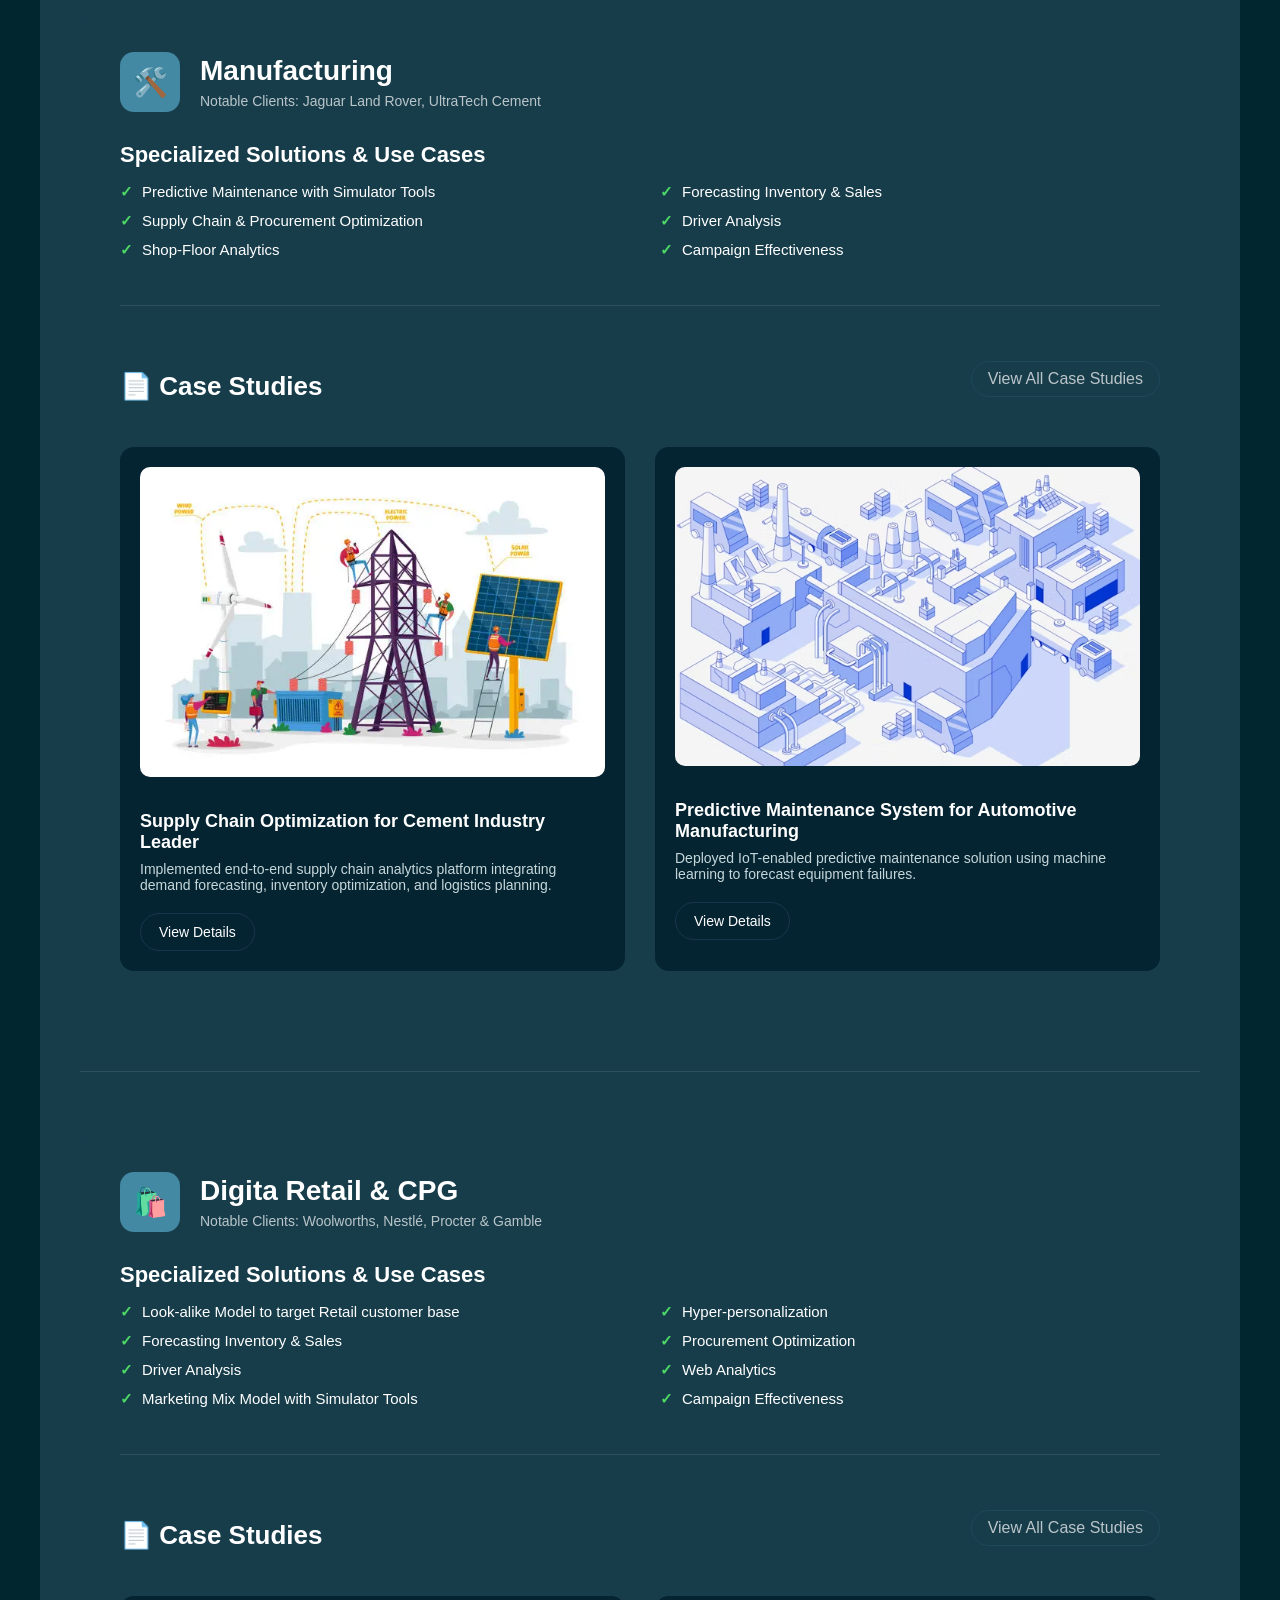
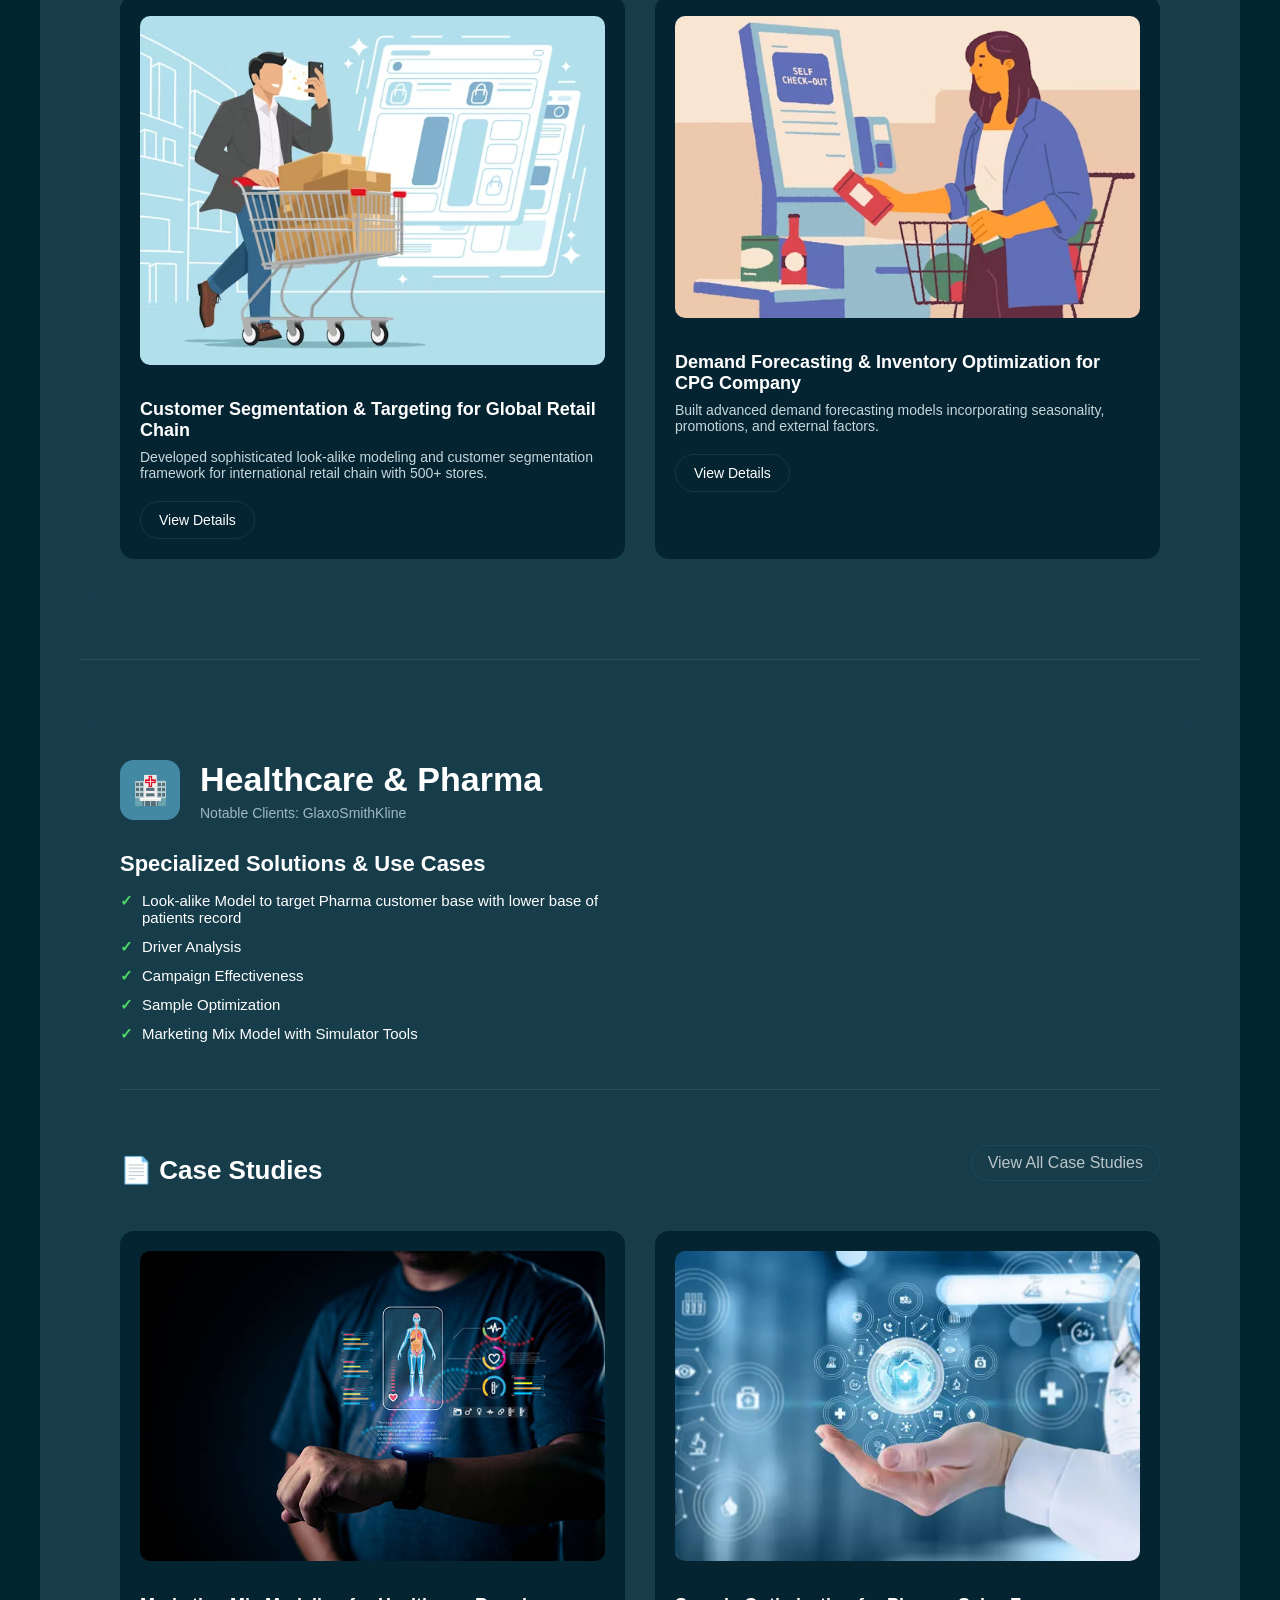
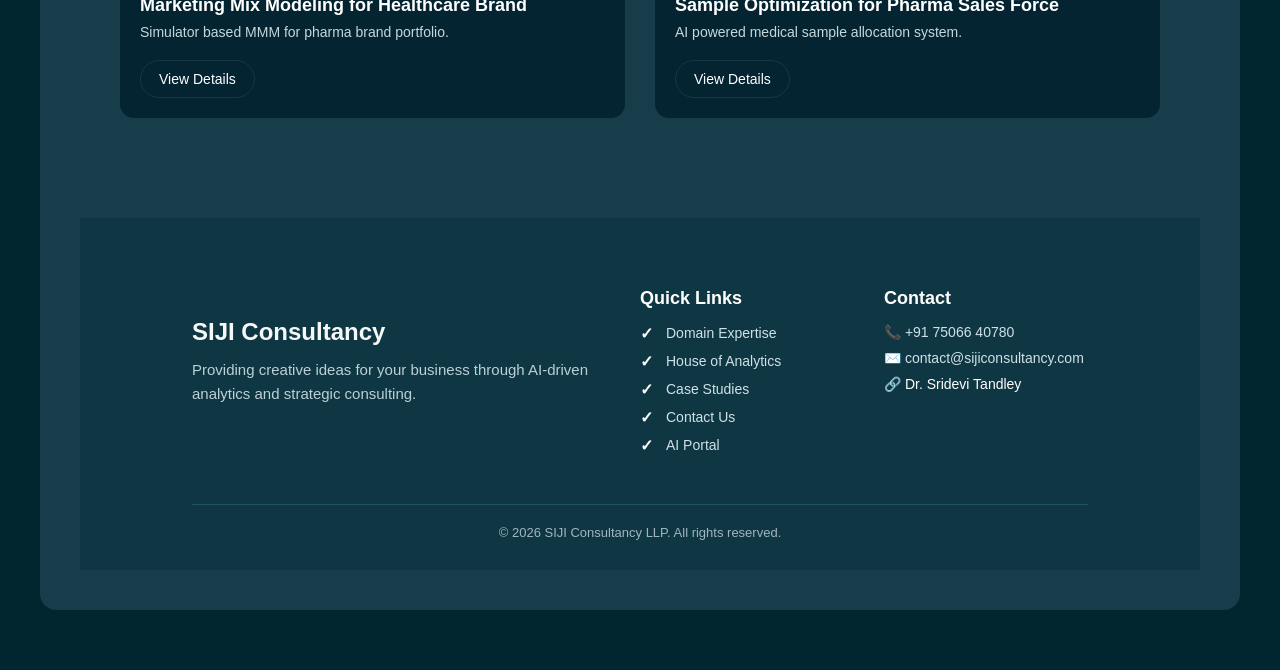
<file: domain.html>
<!DOCTYPE html>
<html lang="en">
<head>
  <meta charset="UTF-8">
  <title>Domain Expertise | SIJI Consultancy</title>
  <meta name="viewport" content="width=device-width, initial-scale=1.0">
  <link rel="stylesheet" href="css/domain.css">
</head>
<body>

   
<!-- NAVBAR -->
<header class="navbar">
  <div class="nav-container">
    <div class="logo">
      <img src="images/logo1.png" alt="SIJI Logo">
    </div>
  
    <nav>
      <a href="index.html">Home</a>
      <a href="about.html">About</a>
      <a href="domain.html">Domain Expertise</a>
      <a href="house.html">House of Analytics</a>
      <a href="case.html">Case Studies</a>
      <a href="contact.html">Contact</a>
      <a class="btn-nav active" href="ai-models.html">AI Models Portal</a>
      
    </nav>
  </div>
</header>

<!-- HERO -->
<section class="domain-hero">
  <h1>Domain Expertise</h1>
  <p>
    Our cross-domain expertise is our greatest strength, forged through a proven
    history of delivering high-impact solutions for a global clientele.
  </p>
</section>

<!-- BFSI SECTION -->
<section class="domain-card">
  <div class="domain-header">
    <div class="domain-icon">🏬</div>
    <div>
      <h2>BFSI (Banking, Financial Services & Insurance)</h2>
      <p class="clients">
        Notable Clients: Citibank, Mashreq Bank, Prudential, TATA AIG
      </p>
    </div>
  </div>

  <h3>Specialized Solutions & Use Cases</h3>

  <div class="domain-grid">
    <ul>
      <li>Look-alike Model to target banking customer base with lower cost</li>
      <li>Forecasting Delinquency & Sales</li>
      <li>Driver Analysis</li>
      <li>Marketing Mix Model with Simulator Tools</li>
    </ul>

    <ul>
      <li>Hyper-personalization</li>
      <li>Operations, Credit & Risk Optimization</li>
      <li>Web Analytics</li>
      <li>Campaign Effectiveness</li>
    </ul>
  </div>

  <hr />

 <section class="section">
  <div class="case-header">
    <h3>📄 Case Studies</h3>
    <a href="case.html">View All Case Studies</a>
  </div>

  <div class="case-grid">
    <!-- Case 1 -->
    <div class="case-card">
      <img src="images/bfsi4.jpg" alt="">
      <h4>Predictive Delinquency Model for Leading Private Bank</h4>
      <p>
        Implemented advanced machine learning models to predict customer
        delinquency 90 days in advance, enabling proactive intervention
        strategies and reducing NPAs significantly.
      </p>
      <a href="#">View Details</a>
    </div>

    <!-- Case 2 -->
    <div class="case-card">
      <img src="images/bfsi2.webp" alt="">
      <h4>Hyper-Personalization Engine for Digital Banking Platform</h4>
      <p>
        Developed AI-driven hyper-personalization system for a multinational
        bank’s digital platform, analyzing customer behavior patterns to
        deliver tailored product recommendations.
      </p>
      <a href="#">View Details</a>
    </div>
  </div>
</section>

<section class="domain-card">
  <div class="domain-header">
    <div class="domain-icon">🛠️</div>
    <div>
      <h2>Manufacturing</h2>
      <p class="clients">
        Notable Clients: Jaguar Land Rover, UltraTech Cement
      </p>
    </div>
  </div>

  <h3>Specialized Solutions & Use Cases</h3>

  <div class="domain-grid">
    <ul>
      <li>Predictive Maintenance with Simulator Tools</li>
      <li>Supply Chain & Procurement Optimization</li>
      <li>Shop-Floor Analytics</li>
    </ul>

    <ul>
      <li>Forecasting Inventory & Sales</li>
      <li>Driver Analysis</li>
      <li>Campaign Effectiveness</li>
    </ul>
  </div>

<hr>

<div class="case-header">
  <h3>📄 Case Studies</h3>
  <a href="case.html">View All Case Studies</a>
</div>

<div class="case-grid">
  <div class="case-card">
    <img src="images/manu1.webp">
    <h4>Supply Chain Optimization for Cement Industry Leader</h4>
    <p>
      Implemented end-to-end supply chain analytics platform integrating demand forecasting,
      inventory optimization, and logistics planning.
    </p>
    <a href="#">View Details</a>
  </div>

  <div class="case-card">
    <img src="images/manu3.avif">
    <h4>Predictive Maintenance System for Automotive Manufacturing</h4>
    <p>
      Deployed IoT-enabled predictive maintenance solution using machine learning
      to forecast equipment failures.
    </p>
    <a href="#">View Details</a>
  </div>
</div>
</section>

<hr>

<section class="domain-card">
  <div class="domain-header">
    <div class="domain-icon">🛍️</div>
    <div>
      <h2>Digita Retail & CPG</h2>
      <p class="clients">
        Notable Clients: Woolworths, Nestlé, Procter & Gamble
      </p>
    </div>
  </div>

  <h3>Specialized Solutions & Use Cases</h3>

  <div class="domain-grid">
    <ul>
      <li>Look-alike Model to target Retail customer base</li>
      <li>Forecasting Inventory & Sales</li>
      <li>Driver Analysis</li>
      <li>Marketing Mix Model with Simulator Tools</li>
    </ul>

    <ul>
      <li>Hyper-personalization</li>
      <li>Procurement Optimization</li>
      <li>Web Analytics</li>
      <li>Campaign Effectiveness</li>
    </ul>
  </div>

<hr>

 <div class="case-header">
  <h3>📄 Case Studies</h3>
  <a href="case.html">View All Case Studies</a>
</div>

<div class="case-grid">
  <div class="case-card">
    <img src="images/retail5.avif">
    <h4>Customer Segmentation & Targeting for Global Retail Chain</h4>
    <p>
      Developed sophisticated look-alike modeling and customer segmentation framework
      for international retail chain with 500+ stores.
    </p>
    <a href="#">View Details</a>
  </div>

  <div class="case-card">
    <img src="images/retail7.avif">
    <h4>Demand Forecasting & Inventory Optimization for CPG Company</h4>
    <p>
      Built advanced demand forecasting models incorporating seasonality,
      promotions, and external factors.
    </p>
    <a href="#">View Details</a>
  </div>
</div>
</section>

<hr>
<section class="domain-card">
    <div class="domain-header">
      <div class="domain-icon">🏥</div>
      <div>
        <div class="domain-title">Healthcare & Pharma</div>
        <div class="domain-sub">Notable Clients: GlaxoSmithKline</div>
      </div>
    </div>

    <h3>Specialized Solutions & Use Cases</h3>

    <div class="domain-grid">
    <ul>
      <li>Look-alike Model to target Pharma customer base with lower base of patients record</li>
      <li>Driver Analysis</li>
      <li>Campaign Effectiveness</li>
      <li>Sample Optimization</li>
      <li>Marketing Mix Model with Simulator Tools</li>
    </ul>
    </div>
<hr>

<div class="case-header">
  <h3>📄 Case Studies</h3>
  <a href="case.html">View All Case Studies</a>
</div>

<div class="case-grid">
  <div class="case-card">
    <img src="images/health5.jpg">
    <h4>Marketing Mix Modeling for Healthcare Brand</h4>
    <p>
      Simulator based MMM for pharma brand portfolio.
    </p>
    <a href="#">View Details</a>
  </div>

  <div class="case-card">
    <img src="images/health3.webp">
    <h4>Sample Optimization for Pharma Sales Force</h4>
    <p>
      AI powered medical sample allocation system.
    </p>
    <a href="#">View Details</a>
  </div>
</div>
</section>

<footer class="site-footer">

  <div class="footer-container">

    <!-- BRAND -->
    <div class="footer-brand">
      <h3>SIJI Consultancy</h3>
      <p>
        Providing creative ideas for your business through AI-driven analytics
        and strategic consulting.
      </p>
    </div>

    <!-- QUICK LINKS -->
    <div class="footer-links">
      <h4>Quick Links</h4>
      <ul>
        <li><a href="domain.html">Domain Expertise</a></li>
        <li><a href="house.html">House of Analytics</a></li>
        <li><a href="case.html">Case Studies</a></li>
        <li><a href="contact.html">Contact Us</a></li>
        <li><a href="ai-models.html">AI Portal</a></li>
      </ul>
    </div>

    <!-- CONTACT -->
   <div class="footer-contact">
      <h4>Contact</h4>
      <p>📞 +91 75066 40780</p>
      <p href="mailto:contact@sijiconsultancy.com">✉️ contact@sijiconsultancy.com</p>

      <p class="footer-linkedin">
        <a href="https://www.linkedin.com/in/sridevi-tandley-6a66ab9/" target="_blank">
          🔗 Dr. Sridevi Tandley
        </a>
      </p>
    </div>


  </div>

  <!-- COPYRIGHT -->
  <div class="footer-bottom">
    © 2026 SIJI Consultancy LLP. All rights reserved.
  </div>

</footer>


</body>
</html>
</file>
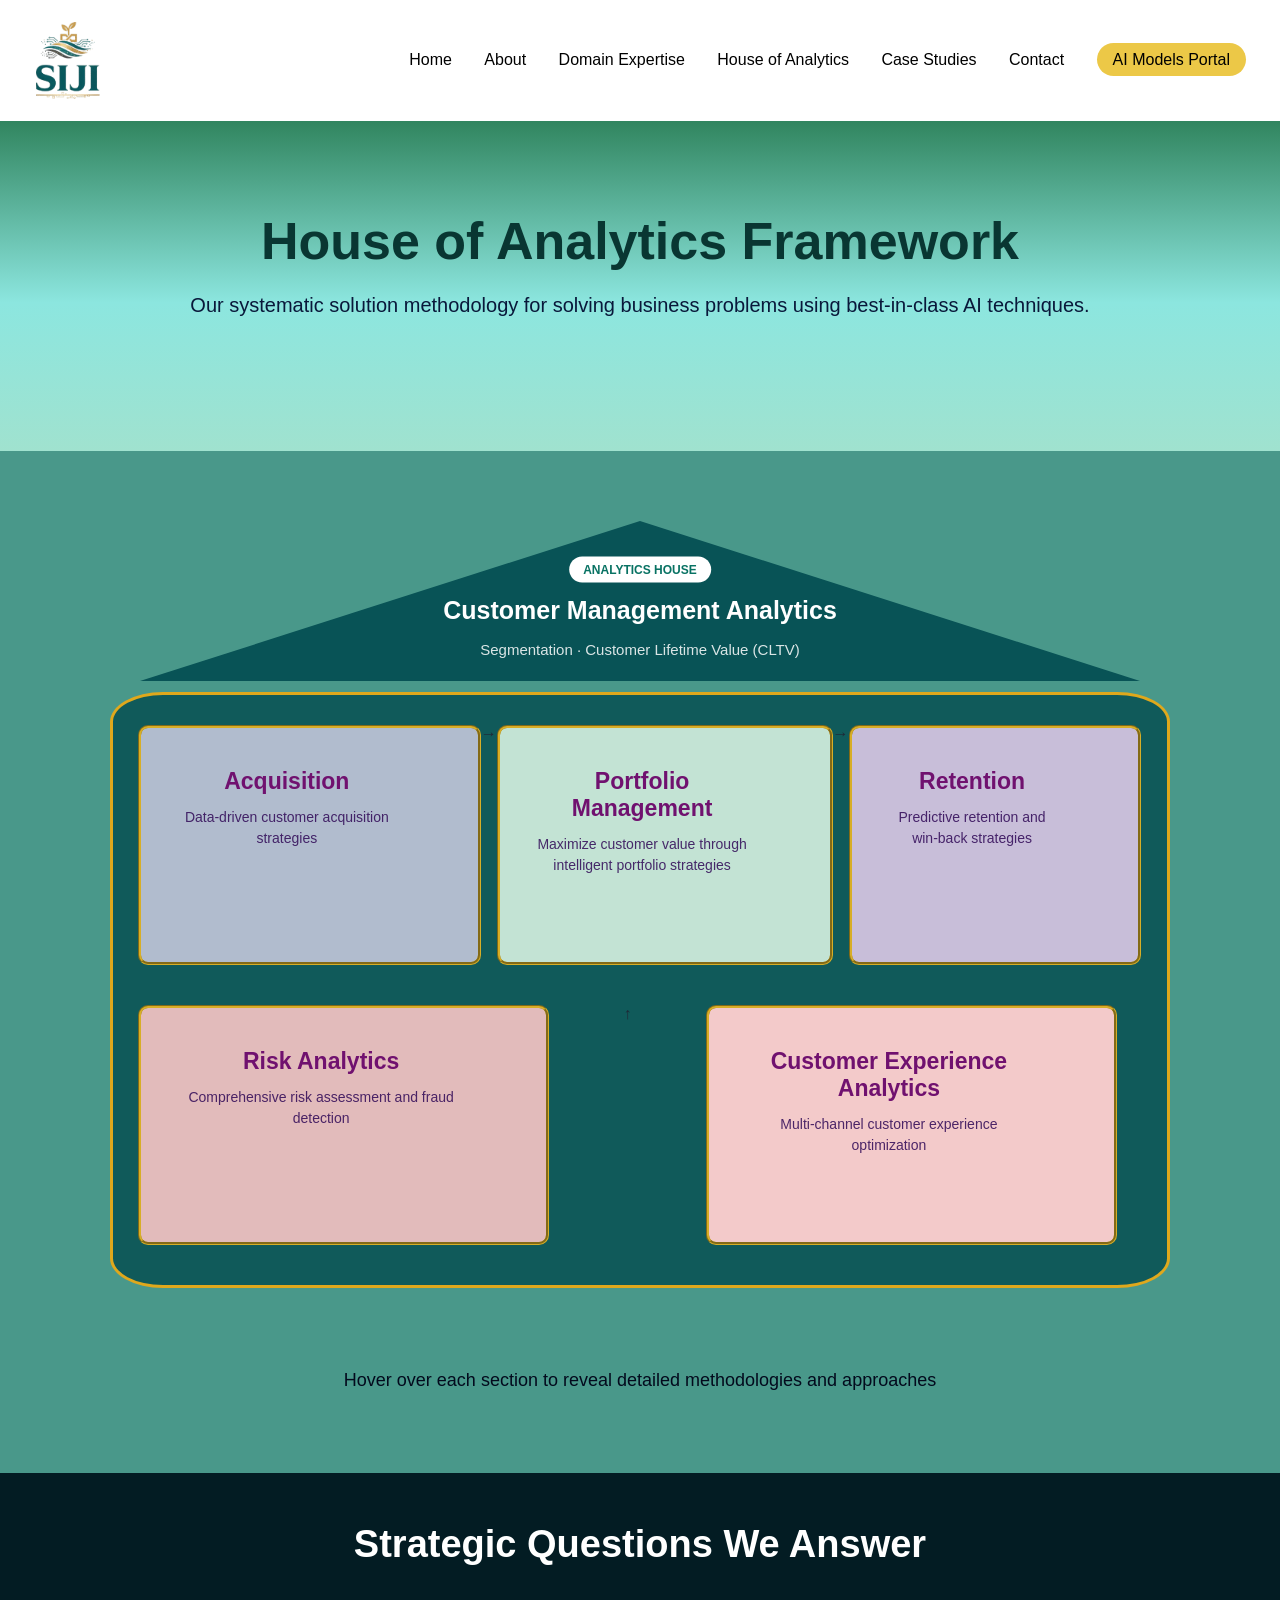
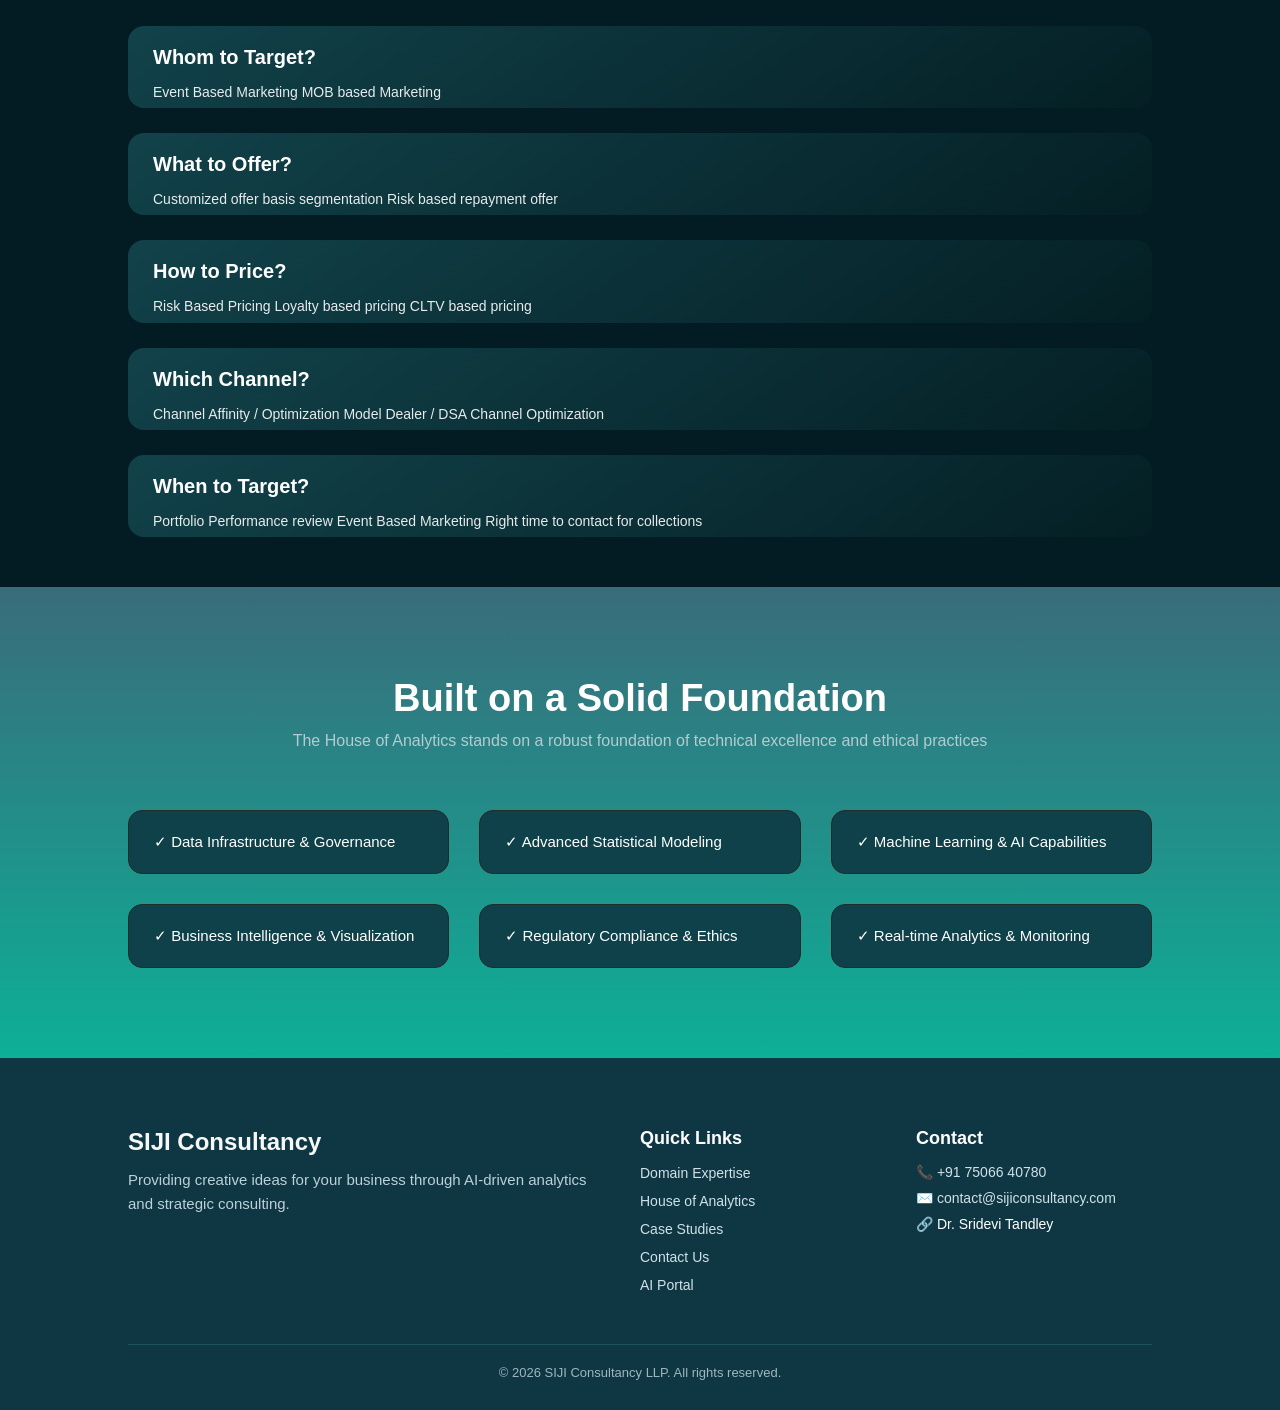
<file: house.html>
<!DOCTYPE html>
<html lang="en">
<head>
  <meta charset="UTF-8">
  <title>House of Analytics | SIJI Consultancy</title>
  <meta name="viewport" content="width=device-width, initial-scale=1.0">
  <link rel="stylesheet" href="css/house.css">
</head>
<body>
   
<!-- NAVBAR -->
<header class="navbar">
  <div class="nav-container">
    <div class="logo">
      <img src="images/logo1.png" alt="SIJI Logo">
    </div>
  
    <nav>
      <a href="index.html">Home</a>
      <a href="about.html">About</a>
      <a href="domain.html">Domain Expertise</a>
      <a href="house.html">House of Analytics</a>
      <a href="case.html">Case Studies</a>
      <a href="contact.html">Contact</a>
      <a class="btn-nav active" href="ai-models.html">AI Models Portal</a>
  
    </nav>
  </div>
</header>


<section class="hoa-hero">
  <h1>House of Analytics Framework</h1>

  <p>
    Our systematic solution methodology for solving business problems using
    best-in-class AI techniques.
  </p>
</section>

<section class="analytics-house">

  <!-- ROOF -->
  <div class="roof-container">
    <div class="roof-triangle"></div>
    <div class="roof-text">
      <span class="roof-tag">ANALYTICS HOUSE</span>
      <h2>Customer Management Analytics</h2>
      <p>Segmentation · Customer Lifetime Value (CLTV)</p>
    </div>
  </div>

  <!-- HOUSE BODY -->
  <div class="house-body">

    <!-- TOP FLOOR -->
    <div class="floor top-floor">

      <div class="room acquisition">
        <h3>Acquisition</h3>
        <p class="short">Data-driven customer acquisition strategies</p>
        <ul class="full">
          <li>Application, Bureau, Fraud Scorecard</li>
          <li>Cross-Sell Initiatives</li>
          <li>CLTV based acquisition</li>
          <li>Customized offer basis segmentation/profiling</li>
          <li>Risk based repayment offer</li>
          <li>Risk Based Pricing, Loyalty based pricing</li>
          <li>CLTV based pricing</li>
        </ul>
      </div>

      <div class="arrow">→</div>

      <div class="room portfolio">
        <h3>Portfolio Management</h3>
        <p class="short">Maximize customer value through intelligent portfolio strategies</p>
        <ul class="full">
          <li>High potential / propensity customers</li>
          <li>Identified by Cross-Sell Initiatives</li>
          <li>Activation Program</li>
          <li>Collections Scorecard</li>
          <li>Cross Sell / Top Up Model</li>
          <li>Next Best Product</li>
          <li>Fee income channelization</li>
          <li>Customer Profitability</li>
          <li>CLTV based pricing</li>
          <li>Relationship Based Pricing</li>
        </ul>
      </div>

      <div class="arrow">→</div>

      <div class="room retention">
        <h3>Retention</h3>
        <p class="short">Predictive retention and win-back strategies</p>
        <ul class="full">
          <li>Attrition Scorecard</li>
          <li>Win Back analytics</li>
          <li>Loyalty Programs</li>
          <li>Hyper-personalised Offers</li>
          <li>Recommendations</li>
          <li>Third party products/li>
          <li>CLTV based pricing</li>
          <li>Relationship Based Pricing</li>
          <li>Write off / settlement decision</li>
        </ul>
      </div>

    </div>

    <!-- BOTTOM FLOOR -->
    <div class="floor bottom-floor">

      <div class="room risk">
        <h3>Risk Analytics</h3>
        <p class="short">Comprehensive risk assessment and fraud detection</p>
        <ul class="full">
          <li>Application, Behavior, Recovery Scorecards</li>
          <li>Collections Analytics</li>
          <li>Fraud Analytics</li>
          <li>Credit Risk Consultancy Services</li>
          <li>Risk Reporting</li>
        </ul>
      </div>

      <div class="arrow down">↑</div>

      <div class="room experience">
        <h3>Customer Experience Analytics</h3>
        <p class="short">Multi-channel customer experience optimization</p>
        <ul class="full">
          <li>Voice of Customer Analytics – text and speech analytics</li>
          <li>E-mail, Chat, Web & Social Media Analytics</li>
          <li>IVR Optimization/li>
          <li>Agent Optimization</li> 
          <li>Interaction Volume Forecasting</li>
        </ul>
      </div>

    </div>

  </div>

  <!-- BASE -->
  <div class="house-base">
    <div class="hint">
     <p>
     Hover over each section to reveal detailed methodologies and approaches
     </p>
  </div>
</div>

</section>

<section class="strategic-section">
  <center>
  <h2 class="strategic-title">Strategic Questions We Answer</h2>
  </center>
  <div class="strategic-grid">

    <div class="strategic-card">
      <span class="icon"></span>
      <h3>Whom to Target?</h3>
      <p>
        Event Based Marketing 
        MOB based Marketing
      </p>
    </div>

    <div class="strategic-card">
      <span class="icon"></span>
      <h3>What to Offer?</h3>
      <p>
        Customized offer basis segmentation
        Risk based repayment offer
      </p>
    </div>

    <div class="strategic-card">
      <span class="icon"></span>
      <h3>How to Price?</h3>
      <p>
        Risk Based Pricing
        Loyalty based pricing
        CLTV based pricing
      </p>
    </div>

    <div class="strategic-card">
      <span class="icon"></span>
      <h3>Which Channel?</h3>
      <p>
        Channel Affinity / Optimization Model
        Dealer / DSA Channel Optimization
      </p>
    </div>

    <div class="strategic-card">
      <span class="icon"></span>
      <h3>When to Target?</h3>
      <p>
        Portfolio Performance review
        Event Based Marketing
        Right time to contact for collections
      </p>
    </div>

  </div>

</section>

<section class="foundation-section">

  <h2 class="foundation-title">Built on a Solid Foundation</h2>

  <p class="foundation-sub">
    The House of Analytics stands on a robust foundation of technical excellence
    and ethical practices
  </p>

  <div class="foundation-grid">

    <div class="foundation-item">
      ✓ Data Infrastructure & Governance
    </div>

    <div class="foundation-item">
      ✓ Advanced Statistical Modeling
    </div>

    <div class="foundation-item">
      ✓ Machine Learning & AI Capabilities
    </div>

    <div class="foundation-item">
      ✓ Business Intelligence & Visualization
    </div>

    <div class="foundation-item">
      ✓ Regulatory Compliance & Ethics
    </div>

    <div class="foundation-item">
      ✓ Real-time Analytics & Monitoring
    </div>

  </div>

</section>


<footer class="site-footer">

  <div class="footer-container">

    <!-- BRAND -->
    <div class="footer-brand">
      <h3>SIJI Consultancy</h3>
      <p>
        Providing creative ideas for your business through AI-driven analytics
        and strategic consulting.
      </p>
    </div>

    <!-- QUICK LINKS -->
    <div class="footer-links">
      <h4>Quick Links</h4>
      <ul>
        <li><a href="domain.html">Domain Expertise</a></li>
        <li><a href="house.html">House of Analytics</a></li>
        <li><a href="case.html">Case Studies</a></li>
        <li><a href="contact.html">Contact Us</a></li>
        <li><a href="ai=models.html">AI Portal</a></li>
      </ul>
    </div>

    <!-- CONTACT -->
    <div class="footer-contact">
      <h4>Contact</h4>
      <p>📞 +91 75066 40780</p>
      <p href="mailto:contact@sijiconsultancy.com">✉️ contact@sijiconsultancy.com</p>

      <p class="footer-linkedin">
        <a href="https://www.linkedin.com/in/sridevi-tandley-6a66ab9/" target="_blank">
          🔗 Dr. Sridevi Tandley
        </a>
      </p>
    </div>


  </div>

  <!-- COPYRIGHT -->
  <div class="footer-bottom">
    © 2026 SIJI Consultancy LLP. All rights reserved.
  </div>

</footer>




</body>
</html>
</file>
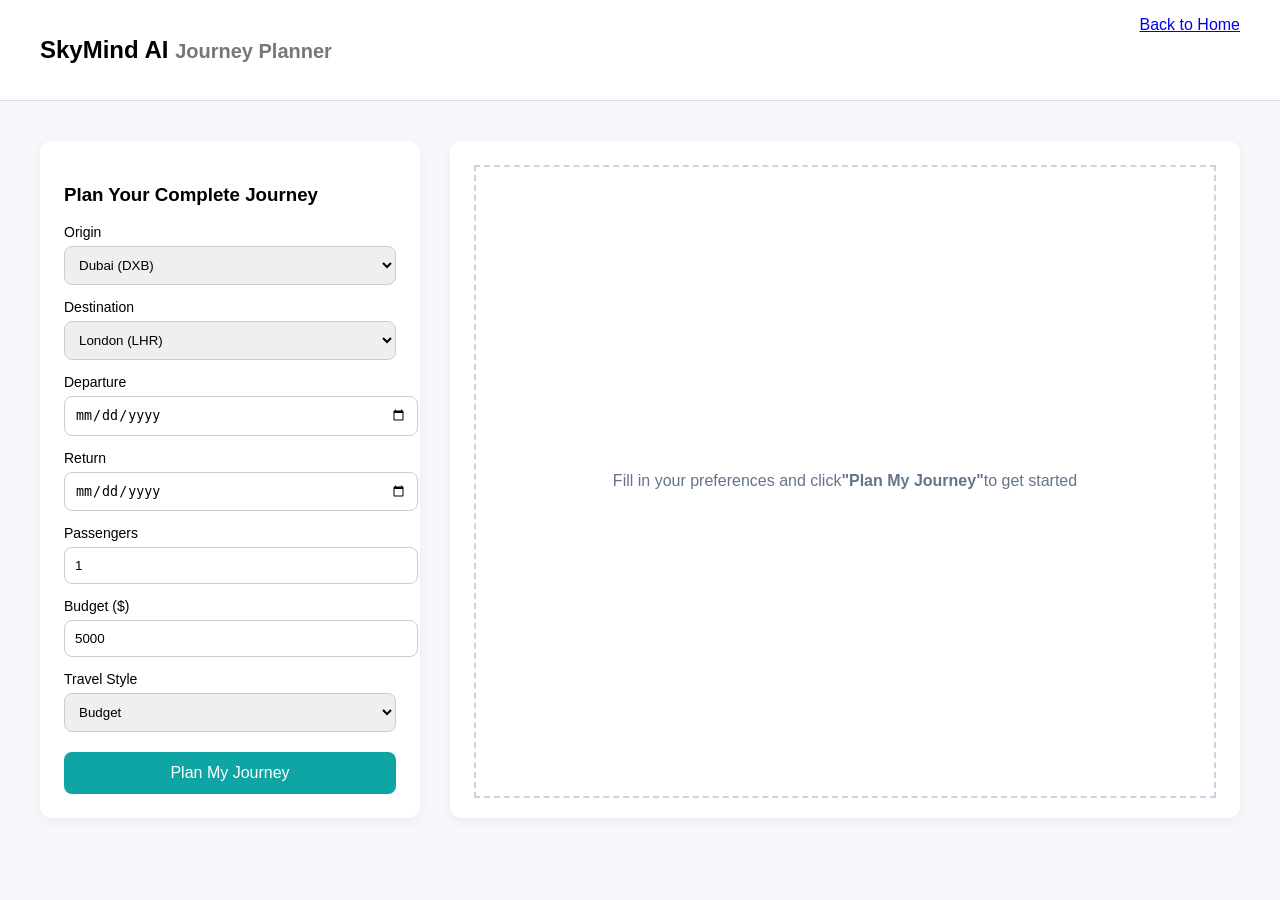
<file: planner.html>
<!DOCTYPE html>
<html lang="en">
<head>
<meta charset="UTF-8" />
<title>SkyMind AI – Journey Planner</title>
<meta name="viewport" content="width=device-width, initial-scale=1.0" />
<style>
  body {
    margin: 0;
    font-family: Arial, sans-serif;
    background: #f6f8fb;
  }
  header {
    background: #fff;
    padding: 16px 40px;
    border-bottom: 1px solid #ddd;
    display: flex;
    justify-content: space-between;
  }
  .container {
    padding: 40px;
    display: grid;
    grid-template-columns: 380px 1fr;
    gap: 30px;
  }
  .form-box, .result-box {
    background: #fff;
    padding: 24px;
    border-radius: 12px;
    box-shadow: 0 4px 12px rgba(0,0,0,0.05);
  }
  label {
    font-size: 14px;
    margin-top: 14px;
    display: block;
  }
  input, select {
    width: 100%;
    padding: 10px;
    margin-top: 6px;
    border-radius: 8px;
    border: 1px solid #ccc;
  }
  button {
    margin-top: 20px;
    width: 100%;
    padding: 12px;
    border: none;
    background: #0ea5a4;
    color: white;
    font-size: 16px;
    border-radius: 8px;
    cursor: pointer;
  }
  .placeholder {
    border: 2px dashed #cbd5e1;
    height: 100%;
    display: flex;
    align-items: center;
    justify-content: center;
    color: #64748b;
    font-size: 16px;
    text-align: center;
  }
</style>
</head>

<body>

<header>
  <h2>SkyMind AI <small style="color:#777;">Journey Planner</small></h2>
  <a href="ai-models.html">Back to Home</a>
</header>

<div class="container">

  <!-- FORM -->
  <div class="form-box">
    <h3>Plan Your Complete Journey</h3>

    <label>Origin</label>
    <select>
      <option>Dubai (DXB)</option>
      <option>Chennai (MAA)</option>
    </select>

    <label>Destination</label>
    <select>
      <option>London (LHR)</option>
      <option>Paris (CDG)</option>
    </select>

    <label>Departure</label>
    <input type="date" />

    <label>Return</label>
    <input type="date" />

    <label>Passengers</label>
    <input type="number" value="1" />

    <label>Budget ($)</label>
    <input type="number" value="5000" />

    <label>Travel Style</label>
    <select>
      <option>Budget</option>
      <option>Luxury</option>
    </select>

    <button>Plan My Journey</button>
  </div>

  <!-- RESULT -->
  <div class="result-box">
    <div class="placeholder">
      Fill in your preferences and click <b>"Plan My Journey"</b> to get started
    </div>
  </div>

</div>

</body>
</html>
</file>
<file: css/style.css>
* {
  margin: 0;
  padding: 0;
  box-sizing: border-box;
  font-family:'Segoe UI', Tahoma, Geneva, Verdana, sans-serif;
}

/* NAVBAR */
.navbar {
  background: white;
  padding:6px 20px;
}

.nav-container {
  display: flex;
  justify-content: space-between;
  align-items: center;
  gap: 90px;
}

.logo {
  display: flex;
  align-items: center;
  gap: 30px;
  font-weight: bold;
}

.logo img {
  margin: 10%;
  padding: 10%;
  width: 80px;
}

nav a {
  margin: 0 14px;
  text-decoration: none;
  color: #000;
  font-weight: 500;
}

.btn-nav {
  background: #ecc847;
  padding: 8px 16px;
  border-radius: 20px;
}

/* ================= MOBILE NAV FIX ================= */

.menu-toggle {
  display: none;
  font-size: 28px;
  cursor: pointer;
}

/* MOBILE ONLY */
@media (max-width: 768px) {

  /* hide desktop menu */
  nav {
    display: none !important;   /* 🔥 THIS IS THE KEY */
    position: absolute;
    top: 70px;
    right: 15px;
    width: 240px;
    background: #ffffff;
    padding: 20px;
    border-radius: 14px;
    box-shadow: 0 10px 30px rgba(0,0,0,0.25);
    flex-direction: column;
    z-index: 9999;
  }

  /* show when active */
  nav.active {
    display: flex !important;
  }

  nav a {
    margin: 12px 0;
    font-size: 15px;
  }

  .menu-toggle {
    display: block;
  }
}


/* HERO */
.hero {
  min-height: 60vh;
  background: linear-gradient(135deg, #4ca28b, #0b322e);
  display: flex;
  align-items: center;
  justify-content: center;
  text-align: center;
}

.hero-content {
  max-width: 800px;
  color: #f6f7f7;
}

.hero-content h1 {
  font-size: 52px;
  margin-bottom: 16px;
}

.hero-content p {
  font-size: 18px;
  margin-bottom: 100px;
}

.hero-buttons a {
  margin: 0 10px;
  padding: 12px 26px;
  border-radius: 30px;
  text-decoration: none;
  font-weight: 500;
}

.btn-primary {
 
  background: #e6bf26;
  color: #000;
}

.btn-secondary {
  background-color: white;
  border: 2px solid #000;
  color: #0f3924;
}


/* LOGO SCROLL SECTION */
.logo-scroll-section {
  padding: 80px 0;
  background: #fff;
  overflow: hidden;
}

.logo-title {
  color: #0f4846;
  text-align: center;
  font-size: 38px;
  margin-bottom: 40px;
}

/* Slider */
.logo-slider {
  width: 100%;
  overflow: hidden;
}

/* Track */
.logo-track {
  display: flex;
  width: max-content;              /* 🔥 KEY FIX */
  animation: scroll 30s linear infinite;
}

/* Logos */
.logo-track img {
  width: 100px;                    /* kutty logos */
  margin: 0 40px;
  object-fit: contain;
  filter: grayscale(100%);
  transition: 0.3s ease;
}

/* Hover */
.logo-track img:hover {
  filter: grayscale(0%);
  transform: scale(1.1);
}

/* Pause on hover */
.logo-slider:hover .logo-track {
  animation-play-state:running;
}

/* Animation */
@keyframes scroll {
  from {
    transform: translateX(0);
  }
  to {
    transform: translateX(-50%);
  }
}



/* CONTENT */
.content-section {
  background: #021f24;
  padding: 80px 80px;
  display: grid;
  grid-template-columns: repeat(auto-fit, minmax(260px, 1fr));
  gap: 40px;
}

.card {
  background: #058964;
  padding: 30px;
  border-radius: 18px;
  color: #fff;
  transition: 0.3s;
}

.card:hover {
  transform: translateY(-8px);
}

.card h3 {
  color: #4ade80;
  margin-bottom: 10px;
}

/* SERVICES SECTION */
.services {
  background: #042a34;
  padding: 90px 60px;
}

.services-container {
  display: grid;
  grid-template-columns: repeat(auto-fit, minmax(280px, 1fr));
  gap: 30px;
}

.service-card {
  background: #24484f;
  padding: 35px;
  border-radius: 20px;
  color: #f6f9f9;
  transition: 0.4s ease;
}

.service-card:hover {
  transform: translateY(-10px);
  box-shadow: 0 20px 40px rgba(0, 0, 0, 0.4);
}

.service-card .icon {
  font-size: 32px;
  color: #4ade80;
  margin-bottom: 20px;
}

.service-card h3 {
  font-size: 22px;
  margin-bottom: 15px;
}

.service-card ul {
  list-style: none;
}

.service-card ul li {
  margin-bottom: 10px;
  position: relative;
  padding-left: 20px;
}

.service-card ul li::before {
  content: "•";
  position: absolute;
  left: 0;
  color: #eff2f0;
}

/* WHY DETAILS SECTION */
.why-details {
  background: #173c39;
  padding: 90px 60px;
}

.why-details h1{
  text-align: center;
  height: 90px;
  font-size: 250%;
  color: #fff;
}



.why-details-container {
  display: grid;
  grid-template-columns: repeat(auto-fit, minmax(280px, 1fr));
  gap: 30px;
}

.why-card {
  background: #2d7072;
  padding: 35px;
  border-radius: 18px;
  color: #ffffff;
  transition: 0.3s ease;
}

.why-card:hover {
  transform: translateY(-8px);
  box-shadow: 0 15px 30px rgba(0, 0, 0, 0.4);
}

.why-card h3 {
  font-size: 22px;
  margin-bottom: 15px;
  color: #ffffff;
}

.why-card p {
  color: #c7eae6;
  line-height: 1.6;
}

/* WHO WE ARE DETAILS */
.who-details {
  background:#11886c9a;
  padding: 100px 60px;
}

.who-details h1{
  text-align: center;
  height: 90px;
  font-size: 250%;
  color: #0a5136;
}


.who-container {
  max-width: 1200px;
  margin: auto;
  display: grid;
  grid-template-columns: 1.2fr 1fr;
  gap: 50px;
  align-items: center;
}

/* LEFT CONTENT */
.who-left h2 {
  color: #0f4d2d;
  font-size: 32px;
  margin-bottom: 25px;
}

.who-left p {
  color: #1b6a3a;
  line-height: 1.7;
  margin-bottom: 18px;
  font-size: 16px;
}

/* RIGHT QUOTE CARD */
.who-quote {
  background: #018257;
  padding: 35px;
  border-radius: 16px;
  color: #ffffff;
  font-style: italic;
  line-height: 1.7;
  box-shadow: 0 10px 25px rgba(0,0,0,0.35);
  transition: 0.3s ease;
}

.who-quote:hover {
  transform: translateY(-6px);
}

/* RESPONSIVE */
@media (max-width: 900px) {
  .who-container {
    grid-template-columns: 1fr;
  }
}

/* OUR LEADERSHIP SECTION */
.leadership {
  background: #235144;
  padding: 100px 60px;
}

.leadership-container {
  max-width: 1200px;
  margin: auto;
  text-align: center;
}

.section-title {
  color: #ffffff;
  font-size: 36px;
  margin-bottom: 60px;
}

/* GRID */
.leaders-grid {
  display: grid;
  grid-template-columns: repeat(auto-fit, minmax(320px, 1fr));
  gap: 40px;
}

/* CARD */
.leader-card {
  background: #1e6d81;
  padding: 40px;
  border-radius: 18px;
  text-align: left;
  transition: 0.3s ease;
}

.leader-card:hover {
  transform: translateY(-8px);
  box-shadow: 0 18px 35px rgba(0,0,0,0.45);
}

.leader-card h3 {
  color: #ffffff;
  font-size: 24px;
  margin-bottom: 6px;
}

.leader-card .role {
  display: inline-block;
  color: #f0f1f0;
  font-size: 14px;
  margin-bottom: 20px;
}

/* LIST */
.leader-card ul {
  list-style: none;
  padding: 0;
}

.leader-card ul li {
  color: #cfe7e5;
  line-height: 1.7;
  margin-bottom: 10px;
  position: relative;
  padding-left: 18px;
}

.leader-card ul li::before {
  content: "•";
  position: absolute;
  left: 0;
  color: #eff4f1;
}

/* BOTTOM NOTE */
.leadership-note {
  margin-top: 50px;
  color: #bfe3df;
  font-size: 16px;
  max-width: 800px;
  margin-left: auto;
  margin-right: auto;
}

/* CTA SECTION */
.cta-section {
  background: #0d8a75e1;
  text-align: center;
  padding: 90px 30px;
  color: #052e34;
}

.cta-section h2 {
  font-size: 36px;
  margin-bottom: 20px;
}

.cta-section p {
  font-size: 18px;
  margin-bottom: 30px;
}

.cta-btn {
  display: inline-block;
  padding: 14px 30px;
  border: 2px solid #052e34;
  border-radius: 30px;
  color: #022225;
  font-weight: 600;
  text-decoration: none;
  transition: 0.3s ease;
}

.cta-btn:hover {
  background: #eef1f1;
  color: #03272d;
}


/* FOOTER */

.site-footer {
  background: #0f3743;
  color: #cfe1e8;
  padding: 70px 10% 30px;
}

.footer-container {
  display: grid;
  grid-template-columns: 2fr 1fr 1fr;
  gap: 40px;
  margin-bottom: 40px;
}

/* BRAND */
.footer-brand h3 {
  font-size: 24px;
  margin-bottom: 12px;
  color: #f5f8f6;
}

.footer-brand p {
  font-size: 15px;
  line-height: 1.6;
  opacity: 0.9;
}

/* LINKS */
.footer-links h4,
.footer-contact h4 {
  margin-bottom: 15px;
  font-size: 18px;
  color: #fff;
}

.footer-links ul {
  list-style: none;
  padding: 0;
}

.footer-links li {
  margin-bottom: 10px;
}

.footer-links a {
  text-decoration: none;
  color: #cfe1e8;
  font-size: 14px;
  transition: 0.3s;
}

.footer-links a:hover {
  color: #22c55e;
}

/* CONTACT */
.footer-contact p {
  font-size: 14px;
  margin-bottom: 10px;
}

.footer-founder {
  margin-top: 15px;
  font-weight: 600;
  color: #fafdfb;
}

.footer-contact a {
  color: #ffffff;        /* white text */
  text-decoration: none;
}

.footer-contact a:visited {
  color: #ffffff;        /* visited link purple varama */
}

.footer-contact a:hover {
  color: #7fd1b9;        /* hover effect (optional) */
  text-decoration: underline;
}

/* COPYRIGHT */
.footer-bottom {
  text-align: center;
  padding-top: 20px;
  border-top: 1px solid #1f525f;
  font-size: 13px;
  color: #9fb6bf;
}

/* RESPONSIVE */
@media (max-width: 900px) {
  .footer-container {
    grid-template-columns: 1fr;
    text-align: center;
  }

  .footer-links ul {
    align-items: center;
  }
}

/* ===================== MOBILE RESPONSIVE FIX ===================== */
@media (max-width: 576px) {

  /* GENERAL */
 body {
    overflow-x: hidden;
  }

  /* NAVBAR */
  .nav-container {
    flex-direction:column;
    text-align: center;
  }

  .logo img {
    width: 60px;
    margin: 0;
    padding: 20%;
  }

  nav a {
    margin:3px 0;
    display:inline-table;
    line-height: 0%;
    font-size: 80%;
  }

  .btn-nav{
    padding: 8px;
    line-height: 110%; 
  }

  section {
    padding-left: 20px !important;
    padding-right: 20px !important;
  }

  /* NAVBAR */
  .nav-container {
    gap: 20px;
  }

  .logo img {
    width: 60px;
    margin: 0;
    padding: 0;
  }

  /* HERO */
  .hero {
    min-height: auto;
    padding: 70px 20px;
  }

  .hero-content h1 {
    font-size: 28px;
    line-height: 1.3;
  }

  .hero-content p {
    font-size: 15px;
    margin-bottom: 40px;
  }

  .hero-buttons a {
    display: block;
    margin: 10px 0;
  }

  /* LOGO SCROLL */
  .logo-title {
    font-size: 24px;
  }

  .logo-track img {
    width: 80px;
    margin: 0 20px;
  }

  /* CONTENT CARDS */
  .content-section {
    padding: 50px 20px;
    gap: 25px;
  }

  .card {
    padding: 22px;
  }

  /* SERVICES */
  .services {
    padding: 60px 20px;
  }

  .service-card {
    padding: 25px;
  }

  .service-card h3 {
    font-size: 18px;
  }

  /* WHY DETAILS */
  .why-details {
    padding: 60px 20px;
  }

  .why-details h1 {
    font-size: 26px;
    height: auto;
    margin-bottom: 30px;
  }

  /* WHO WE ARE */
  .who-details {
    padding: 70px 20px;
  }

  .who-details h1 {
    font-size: 26px;
    height: auto;
    margin-bottom: 30px;
  }

  .who-left h2 {
    font-size: 24px;
  }

  .who-left p {
    font-size: 15px;
  }

  /* LEADERSHIP */
  .leadership {
    padding: 70px 20px;
  }

  .section-title {
    font-size: 28px;
  }

  .leader-card {
    padding: 28px;
  }

  /* CTA */
  .cta-section {
    padding: 70px 20px;
  }

  .cta-section h2 {
    font-size: 26px;
  }

  .cta-section p {
    font-size: 16px;
  }

  /* FOOTER */
  .site-footer {
    padding: 60px 20px 30px;
  }

  .footer-container {
    gap: 30px;
  }

  .footer-brand h3 {
    font-size: 20px;
  }

}
</file>
<file: css/about.css>
* {
  margin: 0;
  padding: 0;
  box-sizing: border-box;
  font-family: "Segoe UI", sans-serif;
}

/* NAVBAR */
.navbar {
  background: white;
  padding:6px 20px;
}

.nav-container {
  display: flex;
  justify-content: space-between;
  align-items: center;
}

.logo {
  display: flex;
  align-items: center;
  gap: 30px;
  font-weight: bold;
}

.logo img {
  margin: 10%;
  padding: 10%;
  width: 80px;
}

nav a {
  margin: 0 14px;
  text-decoration: none;
  color: #000;
  font-weight: 500;
}

.btn-nav {
  background: #ecc847;
  padding: 8px 16px;
  border-radius: 20px;
}

nav a.active {
  color: #0f1411;
  font-weight: 600;
}


  nav a {
    padding: 12px 10px;
    font-size: 15px;
    text-align: left;
  }

  nav.active {
    display: flex;
  }


.about-page {
  background: #1f5f55;
  padding: 90px 12%;
}

.about-page .about-container {
  max-width: 5000px;
}

.about-page h1 {
  font-size: 42px;
  font-weight: 500;
  color: #ffffff;
  margin-bottom: 28px;
  text-align: center;

}

.about-page p {
  font-size: 20px;
  line-height: 1.8;
  color: #f6f8f8;
  margin-bottom: 18px;
  text-align: justify;

}

.about-section {
  background: #7ac1ad;
  padding: 90px 10%;
  text-align: center;
}

.about-section h2 {
  color: #043539;
  font-size: 200%;
}

.about-section .about-container {
  display: flex;
  align-items: center;
  gap: 80px;
}

.about-section .about-container {
  flex-direction: row-reverse;
}

/* TEXT */
.about-text {
  flex: 1;
}
.about-text h3 {
  color: #082924;
}

.about-text p {
  font-size: 18px;
  line-height: 1.7;
  color: #393b3b;
  margin-bottom: 10px;
  text-align: justify;
  padding-top: 10%;
}

/* IMAGE */
.about-image {
  flex: 1;
  text-align: center;
}

.about-image img {
  width: 28%;
  max-width: 320px;
}

.profile-contact {
  margin-top: 16px;
  display: flex;
  flex-direction: row;
  gap: 10px;
}

/* links */
.profile-contact a {
  display: flex;
  align-items: center;
  gap: 105px;
  font-size: 14px;
  color: #0f4c5c;
  text-decoration: none;
  font-weight: 500;
  transition: all 0.3s ease;
}

/* icons */
.profile-contact i{
  font-size: 15px;
  width: 18px;
}

/* hover effect */
.profile-contact a:hover {
  color: #1d4ed8;
  transform: translateX(4px);
}


/* FOOTER */

.site-footer {
  background: #0f3743;
  color: #cfe1e8;
  padding: 70px 10% 30px;
}

.footer-container {
  display: grid;
  grid-template-columns: 2fr 1fr 1fr;
  gap: 40px;
  margin-bottom: 40px;
}

/* BRAND */
.footer-brand h3 {
  font-size: 24px;
  margin-bottom: 12px;
  color: #f5f8f6;
}

.footer-brand p {
  font-size: 15px;
  line-height: 1.6;
  opacity: 0.9;
}

/* LINKS */
.footer-links h4,
.footer-contact h4 {
  margin-bottom: 15px;
  font-size: 18px;
  color: #fff;
}

.footer-links ul {
  list-style: none;
  padding: 0;
}

.footer-links li {
  margin-bottom: 10px;
}

.footer-links a {
  text-decoration: none;
  color: #cfe1e8;
  font-size: 14px;
  transition: 0.3s;
}

.footer-links a:hover {
  color: #22c55e;
}

/* CONTACT */
.footer-contact p {
  font-size: 14px;
  margin-bottom: 10px;
}

.footer-founder {
  margin-top: 15px;
  font-weight: 600;
  color: #fafdfb;
}

.footer-contact a {
  color: #ffffff;        /* white text */
  text-decoration: none;
}

.footer-contact a:visited {
  color: #ffffff;        /* visited link purple varama */
}

.footer-contact a:hover {
  color: #7fd1b9;        /* hover effect (optional) */
  text-decoration: underline;
}

/* COPYRIGHT */
.footer-bottom {
  text-align: center;
  padding-top: 20px;
  border-top: 1px solid #1f525f;
  font-size: 13px;
  color: #9fb6bf;
}

/* RESPONSIVE */
@media (max-width: 900px) {
  .footer-container {
    grid-template-columns: 1fr;
    text-align: center;
  }

  .footer-links ul {
    align-items: center;
  }
}



/* ===================== MOBILE VIEW ===================== */
@media (max-width: 576px) {

 body {
    overflow-x: hidden;
  }

  /* NAVBAR */
  .nav-container {
    flex-direction:column;
    text-align: center;
  }

  .logo img {
    width: 60px;
    margin: 0;
    padding: 20%;
  }

  nav a {
    margin:3px 0;
    display:inline-table;
    line-height: 0%;
    font-size: 80%;
  }

  .btn-nav{
    padding: 8px;
    line-height: 100%; 
  }

  /* ABOUT PAGE */
  .about-page {
    padding: 60px 20px;
  }

  .about-page h1 {
    font-size: 25px;
    text-align: center;
  }

  .about-page p {
    font-size: 15px;
    text-align: justify;
  }

  /* ABOUT SECTION */
  .about-section {
    padding: 60px 20px;
  }

  .about-section h2 {
    font-size: 24px;
  }

  .about-section .about-container {
    flex-direction: column;
    gap: 30px;
  }

  .about-text p {
    font-size: 13px;
    padding-top: 0;
    text-align: justify;
  }

  /* IMAGE */
  .about-image img {
    width: 50%;
  }

  /* PROFILE CONTACT */
  .profile-contact {
    flex-direction: column;
    gap: 10px;
  }

  .profile-contact a {
    gap: 10px;
    font-size: 10px;
  }

  /* FOOTER */
  .site-footer {
    padding: 60px 20px 30px;
  }

  .footer-brand h3 {
    font-size: 20px;
  }

  .footer-brand p {
    font-size: 14px;
  }

  .footer-links h4,
  .footer-contact h4 {
    font-size: 16px;
  }

  .footer-bottom {
    font-size: 12px;
  }
}
</file>
<file: css/ai-models.css>
/* =====================
   GLOBAL RESET
===================== */
* {
  margin: 0;
  padding: 0;
  box-sizing: border-box;
}

:root {
  --primary: #035348;
  --primary-dark: #136893;
  --bg: #f8fafc;
  --card: #ffffff;
  --text-dark: #075293;
  --text-light: #f4f7fb;
  --border: #e5e7eb;
  --success: #16a34a;
}

body {
  font-family: "Inter", Arial, sans-serif;
  background: var(--bg);
  color: var(--text-dark);
  line-height: 1.6;
}

/* =====================
   NAVBAR
===================== */
.navbar {
  background: rgb(161, 214, 226);
  padding: 16px 60px;
  display: flex;
  justify-content: space-between;
  align-items: center;
  border-bottom: 1px solid var(--border);
}

.logo {
  font-size: 25px;
  font-weight: 700;
}

nav a {
  margin-left: 20px;
  text-decoration: none;
  color: var(--text-dark);
  font-weight: 500;
}

nav a:hover {
  color: var(--primary);
}

/* =====================
   BUTTONS
===================== */
.btn {
  padding: 10px 20px;
  border-radius: 10px;
  font-weight: 600;
  text-decoration: none;
  display: inline-block;
}

.btn.primary {
  background: var(--primary);
  color: white;
}

.btn.primary:hover {
  background: var(--primary-dark);
}

.btn.outline {
  border: 1px solid var(--primary);
  color: var(--primary);
  background: transparent;
}

.btn.outline:hover {
  background: #e0f2fe;
}

.btn.small {
  background: var(--primary);
  color: white;
  padding: 8px 14px;
}

/* =====================
   HERO SECTION
===================== */
.hero {
  max-width: 1100px;
  margin: auto;
  text-align: center;
  padding: 110px 20px;
}

.hero {
  min-height: 100vh;
  background-image: url("../images/trv3.jpg");
  background-size: cover;
  background-position: center;
  background-repeat: no-repeat;
  padding-left: 30%;
  padding-bottom: 10%;

  display: flex;
  align-items: center;
  justify-content: center;
  text-align: center;
}


.badge {
  display: inline-block;
  padding: 6px 16px;
  background: #eaf4fa;
  color: var(--primary-dark);
  border-radius: 999px;
  font-size: 14px;
  margin-bottom: 25px;
}

.hero h1 {
  font-size: 54px;
  font-weight: 800;
  margin-bottom: 20px;
}

.hero h1 span {
  color: var(--primary);
}

.hero p {
  max-width: 650px;
  margin: 0 auto 35px;
  font-size: 18px;
  color: var(--text-light);
}

.hero-buttons {
  display: flex;
  justify-content: center;
  gap: 20px;
}

/* =====================
   CONTAINER
===================== */
.container {
  max-width: 1200px;
  margin: auto;
  padding: 40px 20px;
}

/* =====================
   CARDS
===================== */
.card {
  background: var(--card);
  border-radius: 18px;
  padding: 25px;
  border: 1px solid var(--border);
  box-shadow: 0 10px 25px rgba(106, 65, 65, 0.04);
}

/* =====================
   STATS GRID
===================== */
.stats-grid {
  display: grid;
  grid-template-columns: repeat(auto-fit, minmax(220px,1fr));
  gap: 25px;
  margin-bottom: 30px;
}

.card h4 {
  font-size: 14px;
  color: var(--text-light);
  margin-bottom: 8px;
}

.big {
  font-size: 32px;
  font-weight: 700;
}

.green {
  color: var(--success);
  font-size: 14px;
  margin-top: 6px;
  display: inline-block;
}

/* =====================
   AGENT PERFORMANCE
===================== */
.agent {
  margin-top: 20px;
}

.agent span {
  font-weight: 600;
  display: block;
  margin-bottom: 6px;
}

.bar {
  background: #e5e7eb;
  border-radius: 999px;
  overflow: hidden;
  height: 10px;
}

.bar span {
  height: 100%;
  display: block;
  background: linear-gradient(90deg, var(--primary), var(--primary-dark));
}

/* =====================
   SESSIONS LIST
===================== */
.sessions {
  margin-top: 15px;
}

.sessions li {
  list-style: none;
  padding: 14px 0;
  border-bottom: 1px solid var(--border);
  display: flex;
  justify-content: space-between;
}

.success {
  color: var(--success);
  font-weight: 600;
}

/* =====================
   PLANNER PAGE
===================== */
.planner {
  max-width: 1200px;
  margin: auto;
  padding: 40px 20px;
  display: grid;
  grid-template-columns: 420px 1fr;
  gap: 30px;
}

.planner-form h3 {
  margin-bottom: 20px;
}

.planner-form label {
  font-size: 14px;
  font-weight: 600;
  margin-top: 14px;
  display: block;
}

.planner-form input,
.planner-form select {
  width: 100%;
  padding: 10px 12px;
  border-radius: 10px;
  border: 1px solid var(--border);
  margin-top: 6px;
  font-size: 14px;
}

.planner-form input:focus,
.planner-form select:focus {
  outline: none;
  border-color: var(--primary);
}

.planner-form button {
  margin-top: 25px;
  width: 100%;
}

/* =====================
   RESULT BOX
===================== */
.planner-result {
  border: 2px dashed var(--border);
  color: var(--text-light);
  display: flex;
  justify-content: center;
  align-items: center;
  text-align: center;
  font-size: 16px;
  min-height: 280px;
}

/* =====================
   RESPONSIVE
===================== */
@media (max-width: 900px) {
  .hero h1 {
    font-size: 40px;
  }

  .planner {
    grid-template-columns: 1fr;
  }

  .navbar {
    padding: 16px 20px;
  }
}


/* FEATURES */
.features{
  display:grid;
  grid-template-columns:repeat(auto-fit,minmax(260px,1fr));
  gap: 100px;px;
  padding-top: 10%;
  padding-left: 10%;
  padding-right: 10%;
  
}
.feature-card{
  background:#fff;
  padding: 28px;
  border-radius:14px;
  box-shadow:0 6px 18px rgba(0,0,0,0.05);
}
.icon {
  width:42px;
  height:42px;
  border-radius:12px;
  background:#e0f2fe;
  display:flex;
  align-items:center;
  justify-content:center;
  font-weight:bold;
  margin-bottom:14px;
}


/* HOW IT WORKS */
.steps h2 {
  text-align: center;
  padding:10%;
  
}

.steps{
  max-width:900px;
  margin:auto;
}
.step{
  display:flex;
  gap:20px;
  margin-bottom:34px;
}
.step-circle{
  min-width:42px;
  height:42px;
  background:#0ea5a4;
  color:#fff;
  border-radius:50%;
  display:flex;
  align-items:center;
  justify-content:center;
  font-weight:bold;
}

/* CTA */
.cta{
  background:linear-gradient(90deg,#0284c7,#2563eb);
  border-radius:20px;
  padding:40px;
  margin: 20%;
  
  text-align:center;
  color:#fff;
}
.cta h2{
  font-size:34px;
  margin-bottom:16px;
}
.cta button{
  background:#fbbf24;
  border:none;
  padding:14px 26px;
  font-size:16px;
  border-radius:10px;
  cursor:pointer;
  margin-top:20px;
}

/* FOOTER */
footer{
  background:#fff;
  padding:20px;
  display:flex;
  justify-content:space-between;
  border-top:1px solid #e5e7eb;
  font-size:14px;
}
</file>
<file: css/case.css>
* {
  margin: 0;
  padding: 0;
  box-sizing: border-box;
  font-family: "Segoe UI", sans-serif;
}

/* NAVBAR */
.navbar {
  background: white;
  padding:6px 20px;
}

.nav-container {
  display: flex;
  justify-content: space-between;
  align-items: center;
}

.logo {
  display: flex;
  align-items: center;
  gap: 30px;
  font-weight: bold;
}

.logo img {
  margin: 10%;
  padding: 10%;
  width: 80px;
}

nav a {
  margin: 0 14px;
  text-decoration: none;
  color: #000;
  font-weight: 500;
}

.btn-nav {
  background: #ecc847;
  padding: 8px 16px;
  border-radius: 20px;
}

body {
  background: #061f26;
  color: #ecedee;
}

/* HERO SECTION */
.case-hero {
  min-height: 60vh;
  background: linear-gradient(180deg, #31855f 0%, #8ce6df 55%, #a0e2cf 100%);
  display: flex;
  flex-direction: column;
  justify-content: center;
  align-items: center;
  text-align: center;
  padding: 60px 20px;
}

.case-hero h1 {
  font-size: 56px;
  font-weight: 700;
  color: #032825;
  margin-bottom: 20px;
}

.case-hero p {
  max-width: 800px;
  font-size: 18px;
  color: #032525;
  line-height: 1.6;
}

/* FILTER TABS */
.case-tabs {
  background: #0b2b35;
  padding: 20px;
  display: flex;
  justify-content: center;
  gap: 20px;
}

.case-tabs span {
  padding: 8px 18px;
  border-radius: 20px;
  font-size: 14px;
  color: #cfe6e8;
  cursor: pointer;
  transition: all 0.3s ease;
}

.case-tabs span:hover {
  background: #1c444c;
}

.case-tabs .active {
  background: #45d354;
  color: #062022;
  font-weight: 600;
}

/* CASE GRID WRAPPER */
.case-wrapper {
  padding: 80px 4%;
}

.case-grid {
  display: grid;
  grid-template-columns: repeat(auto-fit, minmax(320px, 1fr));
  gap: 30px;
}

/* CASE CARD */
.case-card {
  background: #072a33;
  border-radius: 18px;
  overflow: hidden;
  padding: 22px;
  display: flex;
  flex-direction: column;
  transition: transform 0.3s ease, box-shadow 0.3s ease;
  margin-bottom: 8px;
}

.case-card:hover {
  transform: translateY(-8px);
  box-shadow: 0 20px 40px rgba(0, 0, 0, 0.4);
}

.case-card img {
  width: 100%;
  height: 190px;
  object-fit: cover;
  border-radius: 14px;
  margin-bottom: 18px;
}

/* TAG */
.case-tag {
  display: inline-block;
  background: #143f3a;
  color: #45d354;
  font-size: 12px;
  padding: 5px 12px;
  border-radius: 14px;
  width: fit-content;
  margin-bottom: 12px;
}

/* TITLE */
.case-card h3 {
  font-size: 20px;
  font-weight: 600;
  color: #ffffff;
  margin-bottom: 12px;
  line-height: 1.4;
}

/* DESCRIPTION */
.case-card p {
  font-size: 14.5px;
  line-height: 1.7;
  color: #bcd7dc;
  margin-bottom: 22px;
}

/* BUTTON */
.case-btn {
  margin-top: auto;
  text-align: center;
  background: #bdb03f;
  color: #062022;
  padding: 12px 16px;
  border-radius: 10px;
  font-weight: 600;
  font-size: 14px;
  text-decoration: none;
  transition: background 0.3s ease, transform 0.2s ease;
}

.case-btn:hover {
  background: #dfe8e0;
  transform: translateY(-2px);
}

/* MAIN SECTION */
.case-section{
  padding:50px 90px;
}

/* GRID */
.case-grid{
  display:grid;
  grid-template-columns:repeat(3, 1fr);
  gap: 40px;
}

/* CARD */
.case-card{
  background:#06262f;
  border-radius:18px;
  padding:22px;
  display:flex;
  flex-direction:column;
  box-shadow:0 0 0 rgba(0,0,0,0);
  transition:0.3s;
  margin-top: 10%;
}

.case-card:hover{
  transform:translateY(-6px);
}

/* IMAGE */
.case-card img{
  width:100%;
  height:200px;
  object-fit:cover;
  border-radius:14px;
  margin-bottom:16px;
}

/* TAG */
.tag{
  background:#0b3d30;
  color:#4ee06e;
  padding:6px 14px;
  font-size:12px;
  border-radius:20px;
  width:fit-content;
  margin-bottom:14px;
}

/* TITLE */
.case-card h3{
  font-size:20px;
  margin-bottom:14px;
  line-height:1.4;
}

/* TEXT */
.case-card p{
  font-size:14px;
  color:#b7d2cc;
  line-height:1.6;
  flex-grow:1;
}

/* BUTTON */
.btn{
  margin-top: auto;
  text-align: center;
  background: #bdb03f;
  color: #062022;
  padding: 12px 16px;
  border-radius: 10px;
  font-weight: 600;
  font-size: 14px;
  text-decoration: none;
  transition: background 0.3s ease, transform 0.2s ease;
}

.btn:hover{
  background:#e9ece9;
}


/* CTA SECTION */
.cta-section {
  background: #043c3f;
  text-align: center;
  padding: 80px 20px;
}

.cta-section h2 {
  color: #ffffff;
  font-size: 36px;
  margin-bottom: 16px;
}

.cta-section p {
  color: #cdeeee;
  font-size: 18px;
  max-width: 720px;
  margin: 0 auto 30px;
  line-height: 1.6;
}

.cta-btn {
  background: #58d25a;
  color: #000;
  padding: 14px 36px;
  border-radius: 10px;
  text-decoration: none;
  font-weight: 600;
  transition: 0.3s;
}

.cta-btn:hover {
  background: #46be4b;
}

/* ===== CASE STUDIES GRID ===== */
.case-wrapper {
  display: grid;
  grid-template-columns: repeat(auto-fit, minmax(320px, 1fr));
  gap: 30px;
  padding: 60px 80px;
  background-color: #021f26;
}

/* ===== CASE CARD ===== */
.case-card {
  background: #042a32;
  border-radius: 18px;
  padding: 25px;
  display: flex;
  flex-direction: column;
  justify-content: space-between;
  box-shadow: 0 12px 30px rgba(0,0,0,0.35);
  transition: transform 0.3s ease, box-shadow 0.3s ease;
}

.case-card:hover {
  transform: translateY(-8px);
  box-shadow: 0 20px 45px rgba(0,0,0,0.45);
}

/* ===== IMAGE ===== */
.case-card img {
  width: 100%;
  height: 200px;
  object-fit: cover;
  border-radius: 14px;
  margin-bottom: 18px;
}

/* ===== TAG ===== */
.case-tag {
  display: inline-block;
  background: #0b7a46;
  color: #6bff9c;
  padding: 6px 14px;
  border-radius: 20px;
  font-size: 13px;
  font-weight: 600;
  width: fit-content;
  margin-bottom: 14px;
}

/* ===== TITLE ===== */
.case-card h3 {
  color: #ffffff;
  font-size: 20px;
  line-height: 1.4;
  margin-bottom: 14px;
}

/* ===== DESCRIPTION ===== */
.case-card p {
  color: #a8cbd3;
  font-size: 14.5px;
  line-height: 1.7;
  margin-bottom: 25px;
}

/* ===== DOWNLOAD BUTTON ===== */
.case-btn,
.case-card a {
  margin-top: auto;
  background: #d9c44c;
  color: #012b20;
  text-align: center;
  padding: 14px;
  border-radius: 10px;
  font-weight: 600;
  text-decoration: none;
  transition: background 0.3s ease;
}

.case-btn:hover,
.case-card a:hover {
  background: #ab8da3;
  color: white;
}


/* FOOTER */

.site-footer {
  background: #0f3743;
  color: #cfe1e8;
  padding: 70px 10% 30px;
}

.footer-container {
  display: grid;
  grid-template-columns: 2fr 1fr 1fr;
  gap: 40px;
  margin-bottom: 40px;
}

/* BRAND */
.footer-brand h3 {
  font-size: 24px;
  margin-bottom: 12px;
  color: #f5f8f6;
}

.footer-brand p {
  font-size: 15px;
  line-height: 1.6;
  opacity: 0.9;
}

/* LINKS */
.footer-links h4,
.footer-contact h4 {
  margin-bottom: 15px;
  font-size: 18px;
  color: #fff;
}

.footer-links ul {
  list-style: none;
  padding: 0;
}

.footer-links li {
  margin-bottom: 10px;
}

.footer-links a {
  text-decoration: none;
  color: #cfe1e8;
  font-size: 14px;
  transition: 0.3s;
}

.footer-links a:hover {
  color: #22c55e;
}

/* CONTACT */
.footer-contact p {
  font-size: 14px;
  margin-bottom: 10px;
}

.footer-founder {
  margin-top: 15px;
  font-weight: 600;
  color: #fafdfb;
}

.footer-contact a {
  color: #ffffff;        /* white text */
  text-decoration: none;
}

.footer-contact a:visited {
  color: #ffffff;        /* visited link purple varama */
}

.footer-contact a:hover {
  color: #7fd1b9;        /* hover effect (optional) */
  text-decoration: underline;
}

/* COPYRIGHT */
.footer-bottom {
  text-align: center;
  padding-top: 20px;
  border-top: 1px solid #1f525f;
  font-size: 13px;
  color: #9fb6bf;
}

/* ============ CASE PAGE MOBILE VIEW (DOMAIN STYLE) ============ */
@media (max-width: 768px) {

  
  body {
    overflow-x: hidden;
  }

  /* NAVBAR */
  .nav-container {
    flex-direction:column;
    text-align: center;
  }

  .logo img {
    width: 60px;
    margin: 0;
    padding: 20%;
  }

  nav a {
    margin:3px 0;
    display:inline-table;
    line-height: 0%;
    font-size: 80%;
  }

  .btn-nav{
    padding: 8px;
    line-height: 110%; 
  }


  /* HERO */
  .case-hero {
    min-height: auto;
    padding: 60px 16px 40px;
  }

  .case-hero h1 {
    font-size: 30px;
    line-height: 1.3;
  }

  .case-hero p {
    font-size: 15px;
    line-height: 1.6;
  }

  /* FILTER TABS */
  .case-tabs {
    flex-wrap: wrap;
    gap: 10px;
    padding: 14px;
  }

  .case-tabs span {
    font-size: 13px;
    padding: 6px 14px;
  }

  /* MAIN WRAPPER */
  .case-wrapper,
  .case-section {
    padding: 30px 16px;
  }

  /* GRID → SINGLE COLUMN */
  .case-grid {
    grid-template-columns: 1fr !important;
    gap: 22px;
  }

  /* CARD */
  .case-card {
    padding: 20px;
    border-radius: 16px;
    margin-top: 0;
  }

  .case-card img {
    height: 180px;
    border-radius: 12px;
  }

  .case-tag,
  .tag {
    font-size: 12px;
    padding: 5px 12px;
  }

  .case-card h3 {
    font-size: 18px;
  }

  .case-card p {
    font-size: 14px;
    line-height: 1.6;
    text-align: justify;
  }

  /* BUTTON – FULL WIDTH TOUCH FRIENDLY */
  .case-btn,
  .btn,
  .case-card a {
    width: 100%;
    padding: 12px;
    font-size: 14px;
    text-align: center;
  }

  /* CTA */
  .cta-section {
    padding: 50px 16px;
  }

  .cta-section h2 {
    font-size: 26px;
  }

  .cta-section p {
    font-size: 15px;
  }

  .cta-btn {
    width: 100%;
    padding: 14px;
  }

  /* FOOTER */
  .site-footer {
    padding: 50px 16px 20px;
  }

  .footer-container {
    grid-template-columns: 1fr;
    text-align: center;
    gap: 28px;
  }
}
</file>
<file: css/domain.css>
* {
  margin: 0;
  padding: 0;
  box-sizing: border-box;
  font-family: "Segoe UI", sans-serif;
}

/* NAVBAR */
.navbar {
  background: white;
  padding:6px 20px;
}

.nav-container {
  display: flex;
  justify-content: space-between;
  align-items: center;
}

.logo {
  display: flex;
  align-items: center;
  gap: 30px;
  font-weight: bold;
}

.logo img {
  margin: 10%;
  padding: 10%;
  width: 80px;
}

nav a {
  margin: 0 14px;
  text-decoration: none;
  color: #000;
  font-weight: 500;
}

.btn-nav {
  background: #ecc847;
  padding: 8px 16px;
  border-radius: 20px;
}

/* HERO */
.domain-hero {
 background: linear-gradient(180deg, #31855f 0%, #8ce6df 55%, #a0e2cf 100%);
  color: #03282b;
  text-align: center;
  padding: 90px 20px;
}

.domain-hero h1 {
  font-size: 48px;
  font-weight: 700;
  margin-bottom: 15px;
}

.domain-hero p {
  max-width: 900px;
  margin: auto;
  font-size: 18px;
  opacity: 0.9;
}

/* CARD SECTION */
.domain-card {
  background: #041e27;
  color: #fff;
  margin: 60px auto;
  padding: 40px;
  max-width: 1200px;
  border-radius: 14px;
}

/* HEADER */
.domain-header {
  display: flex;
  align-items: center;
  gap: 20px;
  margin-bottom: 25px;
}

.domain-icon {
  background: #0b3c4a;
  padding: 18px;
  border-radius: 12px;
  font-size: 26px;
}

.domain-header h2 {
  font-size: 28px;
  margin-bottom: 6px;
}

.clients {
  font-size: 14px;
  opacity: 0.7;
}

/* CONTENT */
.domain-card h3 {
  margin: 30px 0 15px;
  font-size: 22px;
}

.domain-grid {
  display: grid;
  grid-template-columns: 1fr 1fr;
  gap: 40px;
}

.domain-grid ul {
  list-style: none;
}

.domain-grid li {
  margin-bottom: 12px;
  padding-left: 22px;
  position: relative;
  font-size: 15px;
}

.domain-grid li::before {
  content: "✓";
  color: #4cd964;
  position: absolute;
  left: 0;
}

/* DIVIDER */
.domain-card hr {
  border: none;
  border-top: 1px solid rgba(255,255,255,0.1);
  margin: 35px 0;
}

/* CASE STUDIES */
.case-section {
  display: flex;
  justify-content: space-between;
  align-items: center;
}

.case-btn {
  text-decoration: none;
  color: #4cd964;
  border: 1px solid #4cd964;
  padding: 8px 16px;
  border-radius: 20px;
  font-size: 14px;
  transition: 0.3s;
}

.case-btn:hover {
  background: #4cd964;
  color: #000;
}

/* RESPONSIVE */
@media (max-width: 768px) {
  .domain-grid {
    grid-template-columns: 1fr;
  }

  .domain-header {
    flex-direction: column;
    align-items: flex-start;
  }
}

*{
  margin:0;
  padding:0;
  box-sizing:border-box;
  font-family: "Segoe UI", sans-serif;
}

body{
  background:#03171c;
  color:#dceef5;
}

/* ===== Section Wrapper ===== */
.section{
  max-width:1200px;
  margin:60px auto;
  padding:40px;

  border-radius:16px;
}

/* ===== Title ===== */
.section h2{
  font-size:34px;
  margin-bottom:10px;
  display:flex;
  align-items:center;
  gap:15px;
  color:#ffffff;
}

.section h2 span{
  width:48px;
  height:48px;
  border-radius:12px;
  background:#0bbf6a;
  display:flex;
  align-items:center;
  justify-content:center;
  font-size:24px;
}

/* ===== Subtitle ===== */
.subtitle{
  color:#8fb6c7;
  margin-bottom:30px;
}

/* ===== Two Column List ===== */
.grid{
  display:grid;
  grid-template-columns:1fr 1fr;
  gap:30px;
}

ul{
  list-style:none;
}

ul li{
  margin-bottom:14px;
  position:relative;
  padding-left:26px;
}

ul li::before{
  content:"✓";
  position:absolute;
  left:0;
  color:#f9fbfa;
  font-weight:bold;
}

/* ===== Case Studies ===== */
.case-header{
  display:flex;
  justify-content:space-between;
  align-items:center;
  margin-bottom:30px;
}

.case-header h3{
  font-size:26px;
}

.case-header a{
  color:#bbc5c9;
  text-decoration:none;
  border:1px solid #1d4959;
  padding:8px 16px;
  border-radius:20px;
}

.case-grid{
  display:grid;
  grid-template-columns:1fr 1fr;
  gap:30px;
}

.case-card{
  background:#275b6c;
  border-radius:16px;
  padding:20px;
}

.case-card img{
  width:100%;
  border-radius:12px;
  margin-bottom:15px;
}

.case-card h4{
  font-size:20px;
  margin-bottom:10px;
}

.case-card p{
  font-size:14px;
  color:#eef2f3;
  margin-bottom:20px;
}

.case-card a{
  display:inline-block;
  padding:10px 18px;
  border-radius:20px;
  border:1px solid #18354b;
  color:#fff;
  text-decoration:none;
  font-size:14px;
}

body{
  margin:0;
  font-family: "Segoe UI", sans-serif;
  background:#012630;
  color:#e6f1f5;
}

.section{
  padding:60px 80px;
  border-bottom:1px solid rgba(255,255,255,0.05);
}

.domain-card{
  background:#173d4b;
  border-radius:16px;
  padding:40px;
  margin-bottom:60px;
}

.domain-header{
  display:flex;
  align-items:center;
  gap:20px;
  margin-bottom:25px;
}

.domain-icon{
  width:60px;
  height:60px;
  border-radius:14px;
  display:flex;
  align-items:center;
  justify-content:center;
  font-size:28px;
  background:#4389a4;
  color:#2bd576;
}

.domain-title{
  font-size:34px;
  font-weight:700;
}

.domain-sub{
  font-size:14px;
  color:#9fb8c3;
  margin-top:6px;
}

.usecase-title{
  margin-top:30px;
  font-size:18px;
  font-weight:600;
}

.usecases{
  display:grid;
  grid-template-columns:1fr 1fr;
  gap:20px 60px;
  margin-top:20px;
}

.usecases li{
  list-style:none;
  position:relative;
  padding-left:26px;
  color:#ebeff0;
}

.usecases li::before{
  content:"✔";
  position:absolute;
  left:0;
  color:#fbfdfc;
}

.case-title{
  display:flex;
  align-items:center;
  justify-content:space-between;
  margin:40px 0 20px;
}

.case-grid{
  display:grid;
  grid-template-columns:repeat(2,1fr);
  gap:30px;
}

.case-card{
  background:#052432;
  border-radius:14px;
  padding:20px;
}

.case-card img{
  width:100%;
  border-radius:10px;
}

.case-card h4{
  margin:15px 0 8px;
  font-size:18px;
}

.case-card p{
  font-size:14px;
  color:#c6d7da;
}

.download-btn{
  margin-top:15px;
  display:inline-flex;
  gap:8px;
  align-items:center;
  padding:8px 14px;
  border:1px solid #88abb8;
  border-radius:8px;
  color:#dff6ff;
  text-decoration:none;
  font-size:14px;
}


/* FOOTER */

.site-footer {
  background: #0f3743;
  color: #cfe1e8;
  padding: 70px 10% 30px;
}

.footer-container {
  display: grid;
  grid-template-columns: 2fr 1fr 1fr;
  gap: 40px;
  margin-bottom: 40px;
}

/* BRAND */
.footer-brand h3 {
  font-size: 24px;
  margin-bottom: 12px;
  color: #f5f8f6;
}

.footer-brand p {
  font-size: 15px;
  line-height: 1.6;
  opacity: 0.9;
}

/* LINKS */
.footer-links h4,
.footer-contact h4 {
  margin-bottom: 15px;
  font-size: 18px;
  color: #fff;
}

.footer-links ul {
  list-style: none;
  padding: 0;
}

.footer-links li {
  margin-bottom: 10px;
}

.footer-links a {
  text-decoration: none;
  color: #cfe1e8;
  font-size: 14px;
  transition: 0.3s;
}

.footer-links a:hover {
  color: #22c55e;
}

/* CONTACT */
.footer-contact p {
  font-size: 14px;
  margin-bottom: 10px;
}

.footer-founder {
  margin-top: 15px;
  font-weight: 600;
  color: #fafdfb;
}

.footer-contact a {
  color: #ffffff;        /* white text */
  text-decoration: none;
}

.footer-contact a:visited {
  color: #ffffff;        /* visited link purple varama */
}

.footer-contact a:hover {
  color: #7fd1b9;        /* hover effect (optional) */
  text-decoration: underline;
}

/* COPYRIGHT */
.footer-bottom {
  text-align: center;
  padding-top: 20px;
  border-top: 1px solid #1f525f;
  font-size: 13px;
  color: #9fb6bf;
}

/* RESPONSIVE */
@media (max-width: 900px) {
  .footer-container {
    grid-template-columns: 1fr;
    text-align: center;
  }

  .footer-links ul {
    align-items: center;
  }
}


/* ===================== MOBILE VIEW ===================== */
@media (max-width: 576px) {

  body {
    overflow-x: hidden;
  }

  /* NAVBAR */
  .nav-container {
    flex-direction:column;
    text-align: center;
  }

  .logo img {
    width: 60px;
    margin: 0;
    padding: 20%;
  }

  nav a {
    margin:3px 0;
    display:inline-table;
    line-height: 0%;
    font-size: 80%;
  }

  .btn-nav{
    padding: 8px;
    line-height: 110%; 
  }

  /* HERO */
  .domain-hero {
    padding: 60px 15px;
  }

  .domain-hero h1 {
    font-size: 28px;
    line-height: 1.3;
  }

  .domain-hero p {
    font-size: 15px;
  }

  /* DOMAIN CARD */
  .domain-card {
    margin: 40px 15px;
    padding: 25px;
  }

  .domain-header {
    flex-direction: column;
    align-items: flex-start;
  }

  .domain-header h2 {
    font-size: 22px;
  }

  .domain-grid {
    grid-template-columns: 1fr;
    gap: 20px;
  }

  /* SECTION */
  .section {
    padding: 40px 20px;
    margin: 40px auto;
  }

  .section h2 {
    font-size: 24px;
  }

  .subtitle {
    font-size: 14px;
  }

  .grid {
    grid-template-columns: 1fr;
  }

  /* USE CASES */
  .usecases {
    grid-template-columns: 1fr;
    gap: 15px;
  }

  /* CASE STUDIES */
  .case-header {
    flex-direction: column;
    align-items: flex-start;
    gap: 10px;
  }

  .case-header h3 {
    font-size: 22px;
  }

  .case-grid {
    grid-template-columns: 1fr;
  }

  .case-card h4 {
    font-size: 17px;
  }

  /* FOOTER */
  .site-footer {
    padding: 60px 20px 30px;
  }

  .footer-brand h3 {
    font-size: 20px;
  }

  .footer-brand p {
    font-size: 14px;
  }

  .footer-links h4,
  .footer-contact h4 {
    font-size: 16px;
  }

  .footer-bottom {
    font-size: 12px;
  }
}
</file>
<file: css/house.css>
* {
  margin: 0;
  padding: 0;
  box-sizing: border-box;
  font-family: "Segoe UI", sans-serif;
}

/* NAVBAR */
.navbar {
  background: white;
  padding:6px 20px;
}

.nav-container {
  display: flex;
  justify-content: space-between;
  align-items: center;
}

.logo {
  display: flex;
  align-items: center;
  gap: 30px;
  font-weight: bold;
}

.logo img {
  margin: 10%;
  padding: 10%;
  width: 80px;
}

nav a {
  margin: 0 14px;
  text-decoration: none;
  color: #000;
  font-weight: 500;
}

.btn-nav {
  background: #ecc847;
  padding: 8px 16px;
  border-radius: 20px;
}

* {
  box-sizing: border-box;
  margin: 0;
  padding: 0;
}

body {
  background: linear-gradient(180deg, #0a333b 0%, #0b6170 55%, #9dd5e3 100%);
  font-family: "Segoe UI", sans-serif;
  color: #fff;
}

/* HOUSE OF ANALYTICS HERO */

.hoa-hero {
  background: linear-gradient(180deg, #31855f 0%, #8ce6df 55%, #a0e2cf 100%);
  padding: 90px 12% 130px;
  text-align: center;
  color: #093632;
}

.hoa-hero h1 {
  font-size: 52px;
  font-weight: 800;
  margin-bottom: 18px;
}

.hoa-hero p {
  max-width: 900px;
  margin: 0 auto;
  font-size: 20px;
  line-height: 1.6;
  color: #09183a;
}


/* SECTION */

.roof-text {
  position: absolute;
  top: 40px;
  left: 50%;
  transform: translateX(-50%);
}

.roof-tag {
  background: white;
  color: #087263;
  padding: 6px 14px;
  font-weight: 700;
  border-radius: 20px;
  font-size: 12px;
}

* {
  margin: 0;
  padding: 0;
  box-sizing: border-box;
}

body {
  font-family: "Segoe UI", sans-serif;
  background: #49988a;
  color: #1f2937;
}

/* MAIN */
.analytics-house {
  max-width: 1100px;
  margin: 50px auto;
  padding: 20px;
}

/* ================= ROOF ================= */

.roof-container {
  position: relative;
  text-align: center;

}

.roof-triangle {
  width: 0;
  height: 0;
  margin: auto;
  border-left: 500px solid transparent;
  border-right: 500px solid transparent;
  border-bottom: 160px solid #085356;
  margin-bottom: 1%;
  
}

.roof-text {
  position: absolute;
  top: 55%;
  left: 50%;
  transform: translate(-50%, -50%);
  color: #fff;
  line-height: 250%;
}

.roof-text h2 {
  font-size: 25px;
  font-weight: 600;
}

.roof-text p {
  font-size: 15px;
  opacity: 0.85;
}

/* ================= HOUSE BODY ================= */

.house-body {
  background: #105a5a;
  border: 3px solid #dfa81c;
  border-radius: 5%;
  padding: 20px 50px 40px 25px;
  position: relative;
  min-height: 100%;
  min-width: 100%;
  
}

/* FLOORS */
.floor {
  display: flex;
  justify-content:space-between;
  
}

.top-floor {
  margin-top: 10px;
}

.bottom-floor {
  margin-top: 40px;
}

/* ================= ROOMS ================= */

.room {
  padding: 40px 80px 70px 35px;
  border-radius: 10px;
  text-decoration: none;
  position: relative;
  transition: transform 0.3s ease;
  border-style: groove;
  border-color: rgb(215, 174, 38);
}

.room:hover {
  transform: translateY(-6px);
}

/* TEXT */
.room h3 {
  text-align: center;
  font-size: 23px;
  margin-bottom: 12px;
  color: rgb(112, 17, 111);
}

.room .short {
  text-align: center;
  line-height: 150%;
  font-size: 14px;
  opacity: 0.85;
  color: rgb(48, 9, 87);
}

/* ================= COLORS ================= */

.acquisition { background: #b1bcce; }
.portfolio   { background: #c3e3d4; }
.retention   { background: #c8bed9; }
.risk        { background: #e2bbbb; }
.experience  { background: #f3caca; }

/* ================= HOVER LIST ================= */

.room ul {
  list-style: disc;
  padding-left: 1px;
  margin-top: 16px;
  font-size: 13px;
  opacity: 0;
  max-height: 0;
  transition: all 0.35s ease;
  white-space: nowrap;
  overflow: visible;
  color: rgb(5, 58, 88);
  line-height: 190%;
}

.room:hover ul {
  opacity: 1;
  max-height: 200px;
}

/* ================= BOTTOM ================= */

.bottom-floor .room {
  width: 42%;
}

.top-floor .room {
  width: 35%;
}

/* ================= BASE ================= */

.house-base {
  margin-top: 70px;
  line-height: 250%;
  text-align: center;
  font-size: 18px;
  color: #030a1d;
}

/* STRATEGIC QUESTIONS SECTION */

.strategic-section {
  background: #031c23;
  padding: 50px 10%;
  color: #fff;
}

.strategic-title {
  font-size: 38px;
  font-weight: 700;
  margin-bottom: 60px;
}

/* GRID */
.strategic-grid {
  display: grid;
  grid-template-columns: repeat( 1fr);
  gap: 25px;
}

/* CARD */
.strategic-card {
  background: linear-gradient(145deg, #12424a, #041f24);
  border: 1px;
  padding: 5px 25px;
  border-radius: 16px;
  transition: 0.35s ease;
}

.strategic-card:hover {
  transform: translateY(-8px);
  color: #fffefe;
}

.strategic-card .icon {
  font-size: 34px;
  display: block;
  margin-bottom: 15px;
}

.strategic-card h3 {
  font-size: 20px;
  margin-bottom: 12px;
}

.strategic-card p {
  font-size: 14px;
  line-height: 1.6;
  opacity: 0.9;
}

/* SOLID FOUNDATION SECTION */

.foundation-section {
  background: linear-gradient(180deg, #396c7a, #0daf97);
  padding: 90px 10%;
  text-align: center;
  color: #fff;
}

.foundation-title {
  font-size: 38px;
  font-weight: 700;
  margin-bottom: 12px;
}

.foundation-sub {
  max-width: 750px;
  margin: 0 auto 60px;
  font-size: 16px;
  color: #b5cbd3;
}

/* GRID */
.foundation-grid {
  display: grid;
  grid-template-columns: repeat(3, 1fr);
  gap: 30px;
}

/* ITEM */
.foundation-item {
  background: #0e4149;
  border: 1px solid #242b28;
  padding: 22px 25px;
  border-radius: 14px;
  font-size: 15px;
  text-align: left;
  transition: 0.3s ease;
}

/* FOOTER */

.site-footer {
  background: #0f3743;
  color: #cfe1e8;
  padding: 70px 10% 30px;
}

.footer-container {
  display: grid;
  grid-template-columns: 2fr 1fr 1fr;
  gap: 40px;
  margin-bottom: 40px;
}

/* BRAND */
.footer-brand h3 {
  font-size: 24px;
  margin-bottom: 12px;
  color: #f5f8f6;
}

.footer-brand p {
  font-size: 15px;
  line-height: 1.6;
  opacity: 0.9;
}

/* LINKS */
.footer-links h4,
.footer-contact h4 {
  margin-bottom: 15px;
  font-size: 18px;
  color: #fff;
}

.footer-links ul {
  list-style: none;
  padding: 0;
}

.footer-links li {
  margin-bottom: 10px;
}

.footer-links a {
  text-decoration: none;
  color: #cfe1e8;
  font-size: 14px;
  transition: 0.3s;
}

.footer-links a:hover {
  color: #22c55e;
}

/* CONTACT */
.footer-contact p {
  font-size: 14px;
  margin-bottom: 10px;
}

.footer-founder {
  margin-top: 15px;
  font-weight: 600;
  color: #fafdfb;
}

.footer-contact a {
  color: #ffffff;        /* white text */
  text-decoration: none;
}

.footer-contact a:visited {
  color: #ffffff;        /* visited link purple varama */
}

.footer-contact a:hover {
  color: #7fd1b9;        /* hover effect (optional) */
  text-decoration: underline;
}

/* COPYRIGHT */
.footer-bottom {
  text-align: center;
  padding-top: 20px;
  border-top: 1px solid #1f525f;
  font-size: 13px;
  color: #9fb6bf;
}

/* ================= MOBILE VIEW FIX ================= */
@media (max-width: 768px) {

  /* NAVBAR */
  
  body {
    overflow-x: hidden;
  }

  /* NAVBAR */
  .nav-container {
    flex-direction:column;
    text-align: center;
  }

  .logo img {
    width: 60px;
    margin: 0;
    padding: 20%;
  }

  nav a {
    margin:3px 0;
    display:inline-table;
    line-height: 0%;
    font-size: 80%;
  }

  .btn-nav{
    padding: 5px;
    line-height: 110%; 
  }

  /* HERO */
  .hoa-hero {
    padding: 60px 16px 80px;
  }

  .hoa-hero h1 {
    font-size: 25px;
    line-height: 1.3;
  }

  .hoa-hero p {
    font-size: 15px;
  }

  /* ANALYTICS HOUSE */
  .analytics-house {
    margin: 30px auto;
    padding: 5px;
    font-size: 10px;
  }

  /* ROOF */
  .roof-triangle {
    border-left: 160px solid transparent;
    border-right: 160px solid transparent;
    border-bottom: 120px solid #085356;
  }

  .roof-text h2 {
    font-size: 13px;
    line-height: 140%;
  }

  .roof-text p {
    font-size: 10px;
    line-height: 150%;
  }

  /* HOUSE BODY */
  .house-body {
    padding: 20px 16px;
    border-radius: 20px;
  }

  /* FLOORS STACK */
  .floor {
    flex-direction: column;
    gap: 24px;
  }

  /* ROOMS */
  .room {
    width: 100% !important;
    padding: 24px 18px;
  }

  .room h3 {
    font-size: 18px;
  }

  .room .short {
    font-size: 13px;
  }

  /* 🔥 MOBILE TOUCH FIX (hover depend illa) */
  .room ul {
    opacity: 1;
    max-height: none;
    white-space: normal;
    font-size: 13px;
    margin-top: 12px;
    padding-left: 20px ;
  }

  /* BASE TEXT */
  .house-base {
    font-size: 15px;
    margin-top: 40px;
  }

  /* STRATEGIC SECTION */
  .strategic-section {
    padding: 40px 16px;
  }

  .strategic-title {
    font-size: 26px;
    margin-bottom: 30px;
  }

  .strategic-grid {
    grid-template-columns: 1fr;
  }

  /* FOUNDATION */
  .foundation-section {
    padding: 60px 16px;
  }

  .foundation-title {
    font-size: 26px;
  }

  .foundation-grid {
    grid-template-columns: 1fr;
  }

  /* FOOTER */
  .site-footer {
    padding: 50px 16px 20px;
  }

  .footer-container {
    grid-template-columns: 1fr;
    text-align: center;
    gap: 30px;
  }
}
</file>
